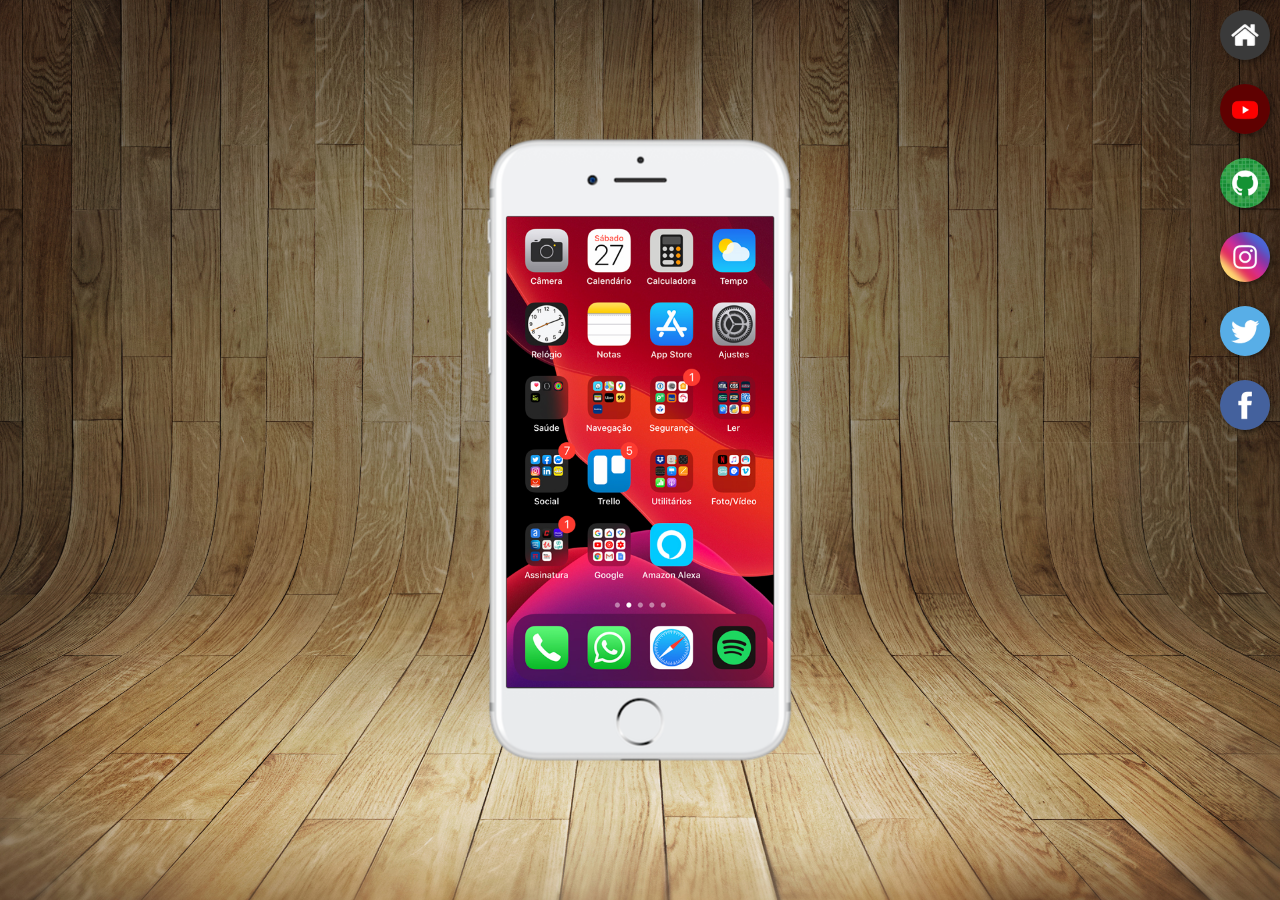
<file: index.html>
<!DOCTYPE html>
<html lang="pt-BR">
<head>
    <meta charset="UTF-8">
    <meta http-equiv="X-UA-Compatible" content="IE=edge">
    <meta name="viewport" content="width=device-width, initial-scale=1.0">
    <title>Projeto Redes Sociais</title>
    <link rel="shortcut icon" href="favicon.ico" type="image/x-icon">
    <link rel="stylesheet" href="style/style.css">
</head>
<body>
    <main>
        <section id="telefone">
            <iframe src="home.html" name="tela" id="tela" 
            frameborder="0">
            Seu navegador não é compatível com este conteúdo.
        </iframe>
        </section>
        <section id="redes-sociais">
            <a href="home.html" target="tela"><img src="imagens/logo-home.jpg" alt="home"></a><br>
            <a href="youtube.html" target="tela"><img src="imagens/logo-youtube.jpg" alt="youtube"></a><br>
            <a href="github.html" target="tela"><img src="imagens/logo-github.jpg" alt="GitHub"></a><br>
            <a href="instagram.html" target="tela"><img src="imagens/logo-instagram.jpg" alt="Instagram"></a><br>
            <a href="twitter.html" target="tela"><img src="imagens/logo-twitter.jpg" alt="Twitter"></a><br>
            <a href="facebook.html" target="tela"><img src="imagens/logo-facebook.jpg" alt="Facebook"></a><br>
        </section>
    </main>
</body>
</html>
</file>
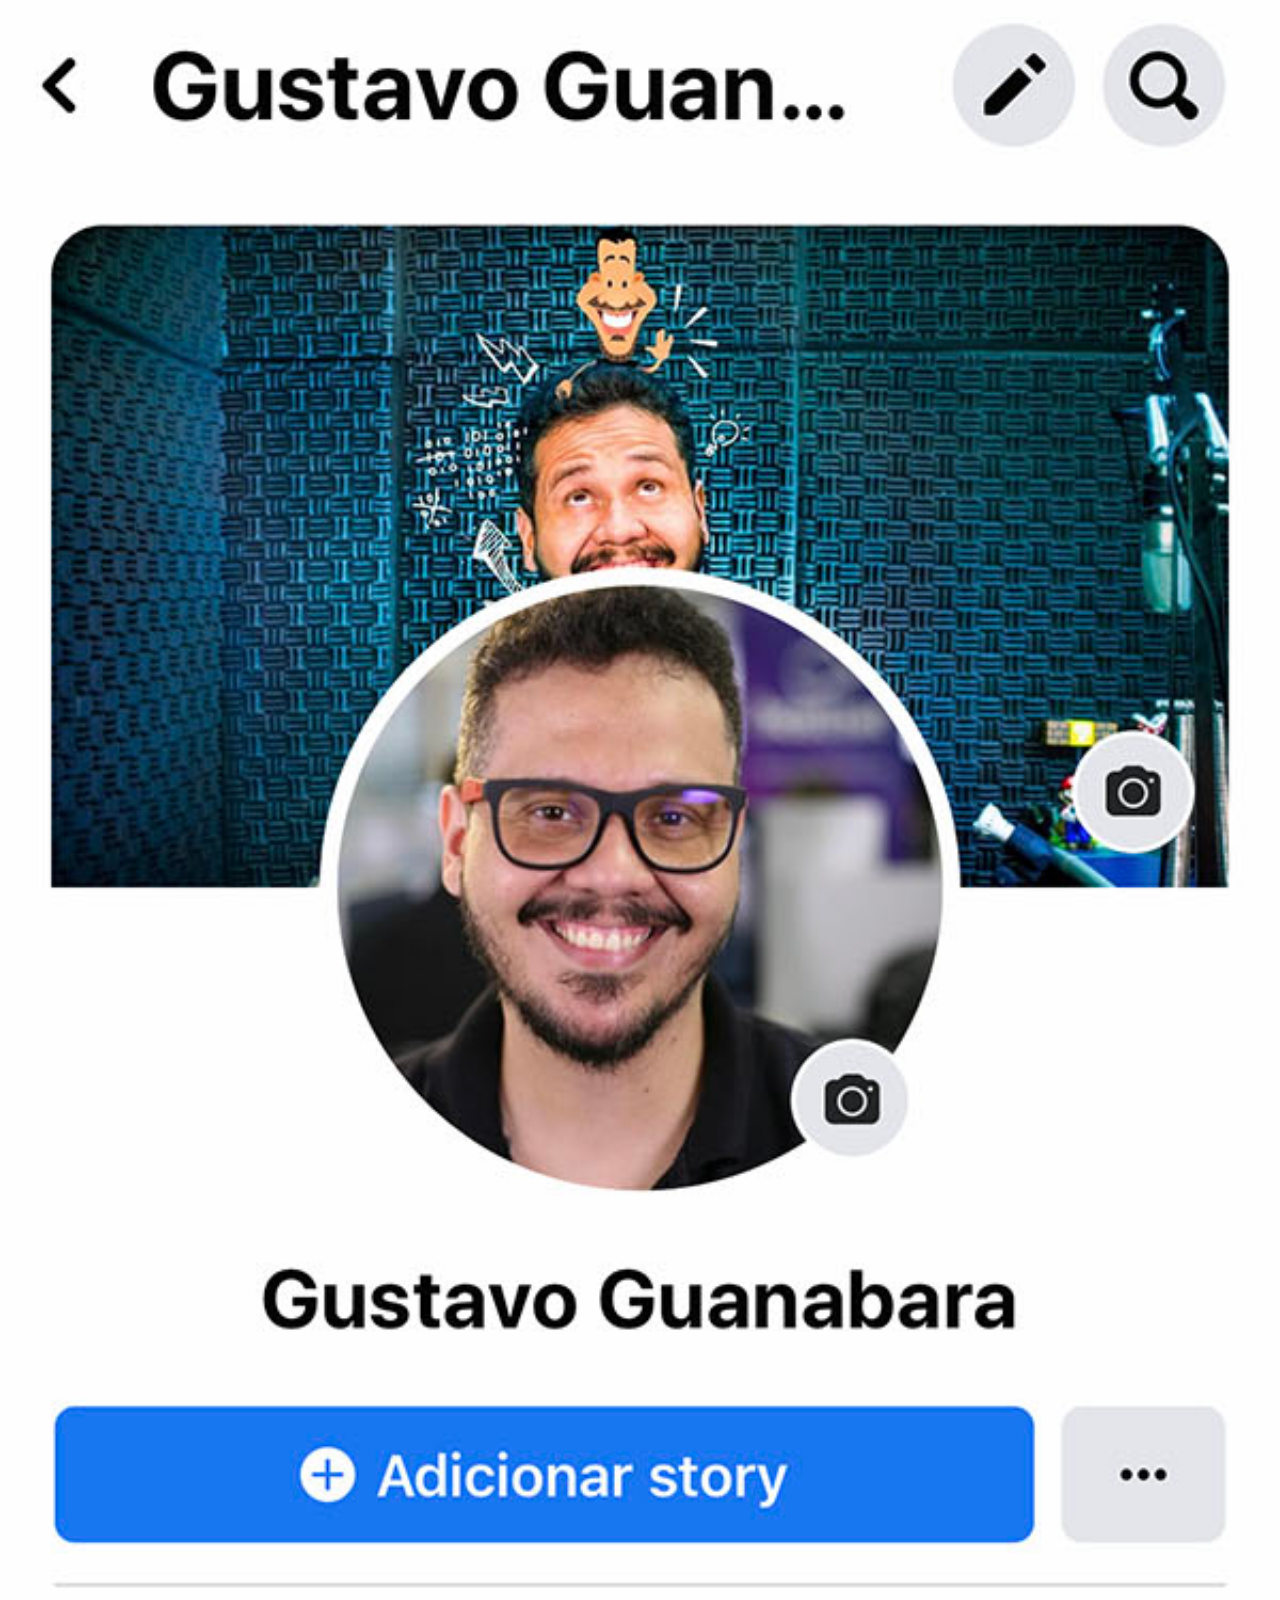
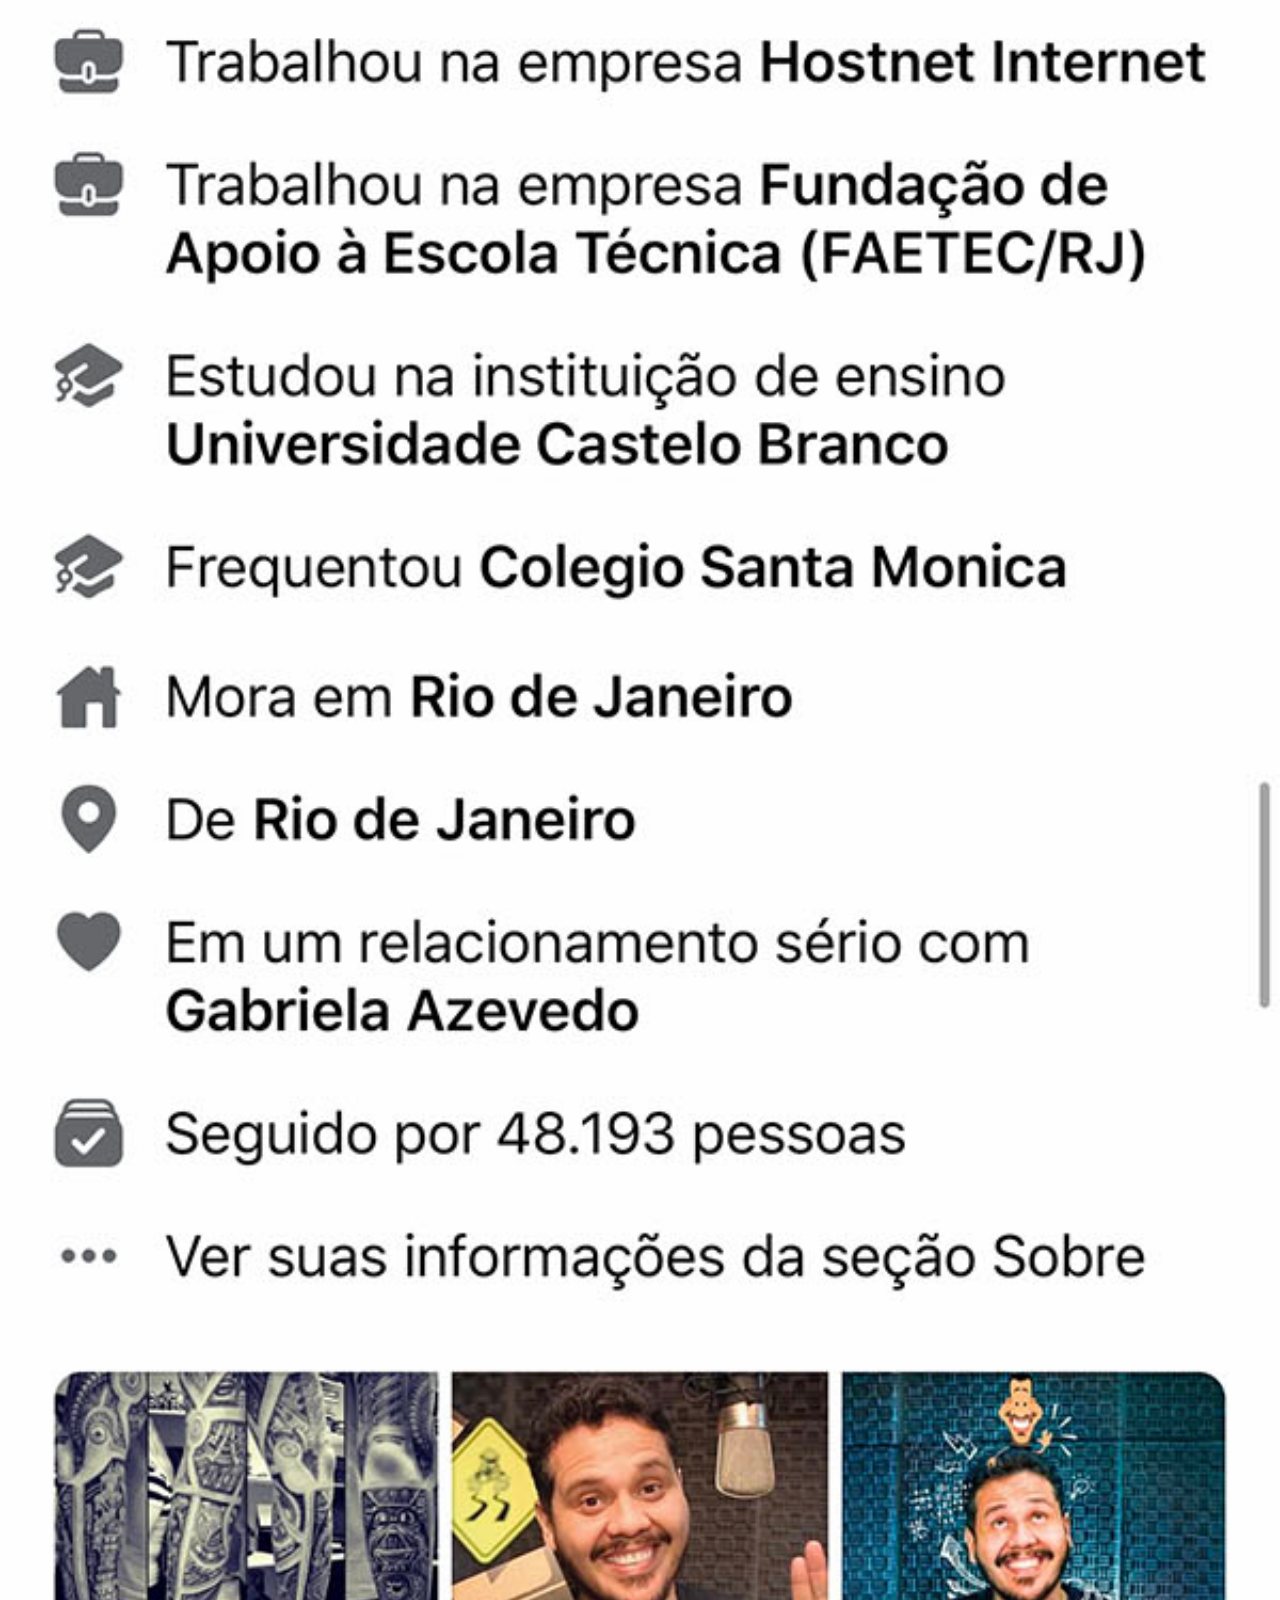
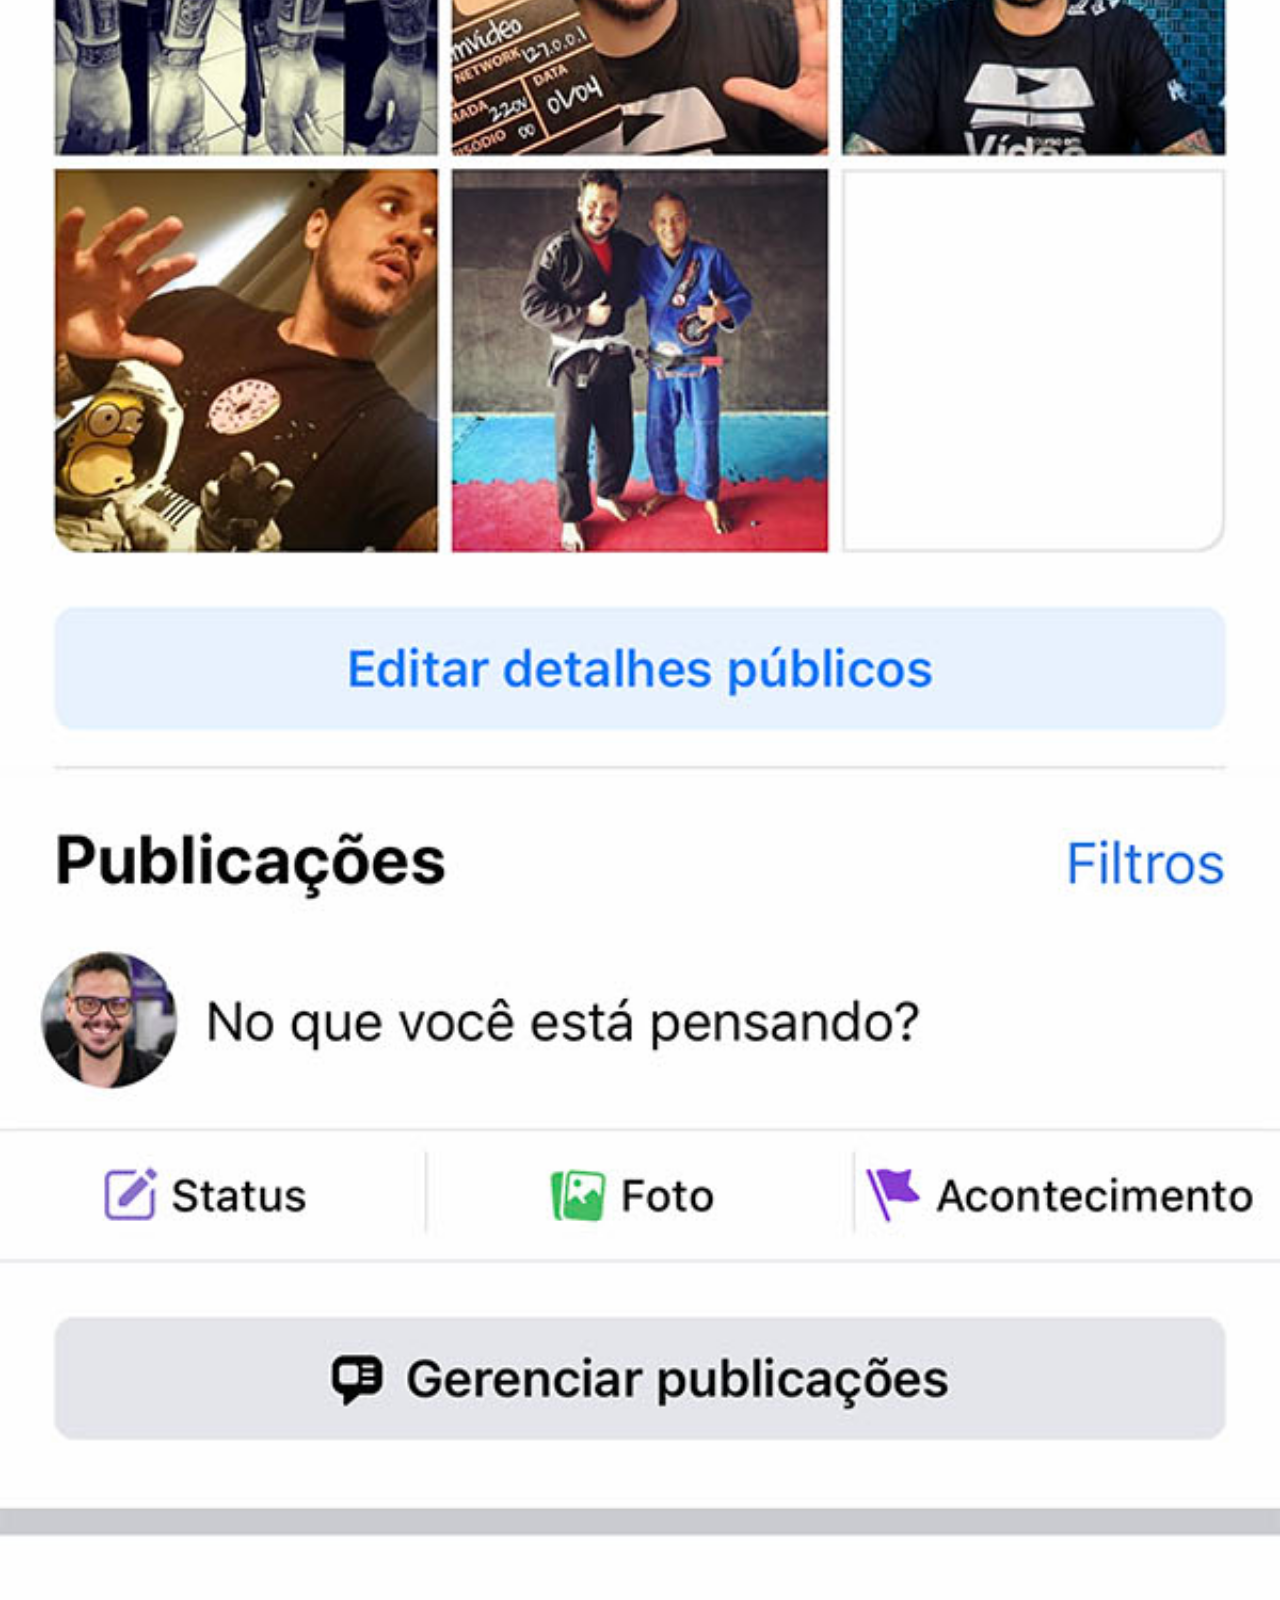
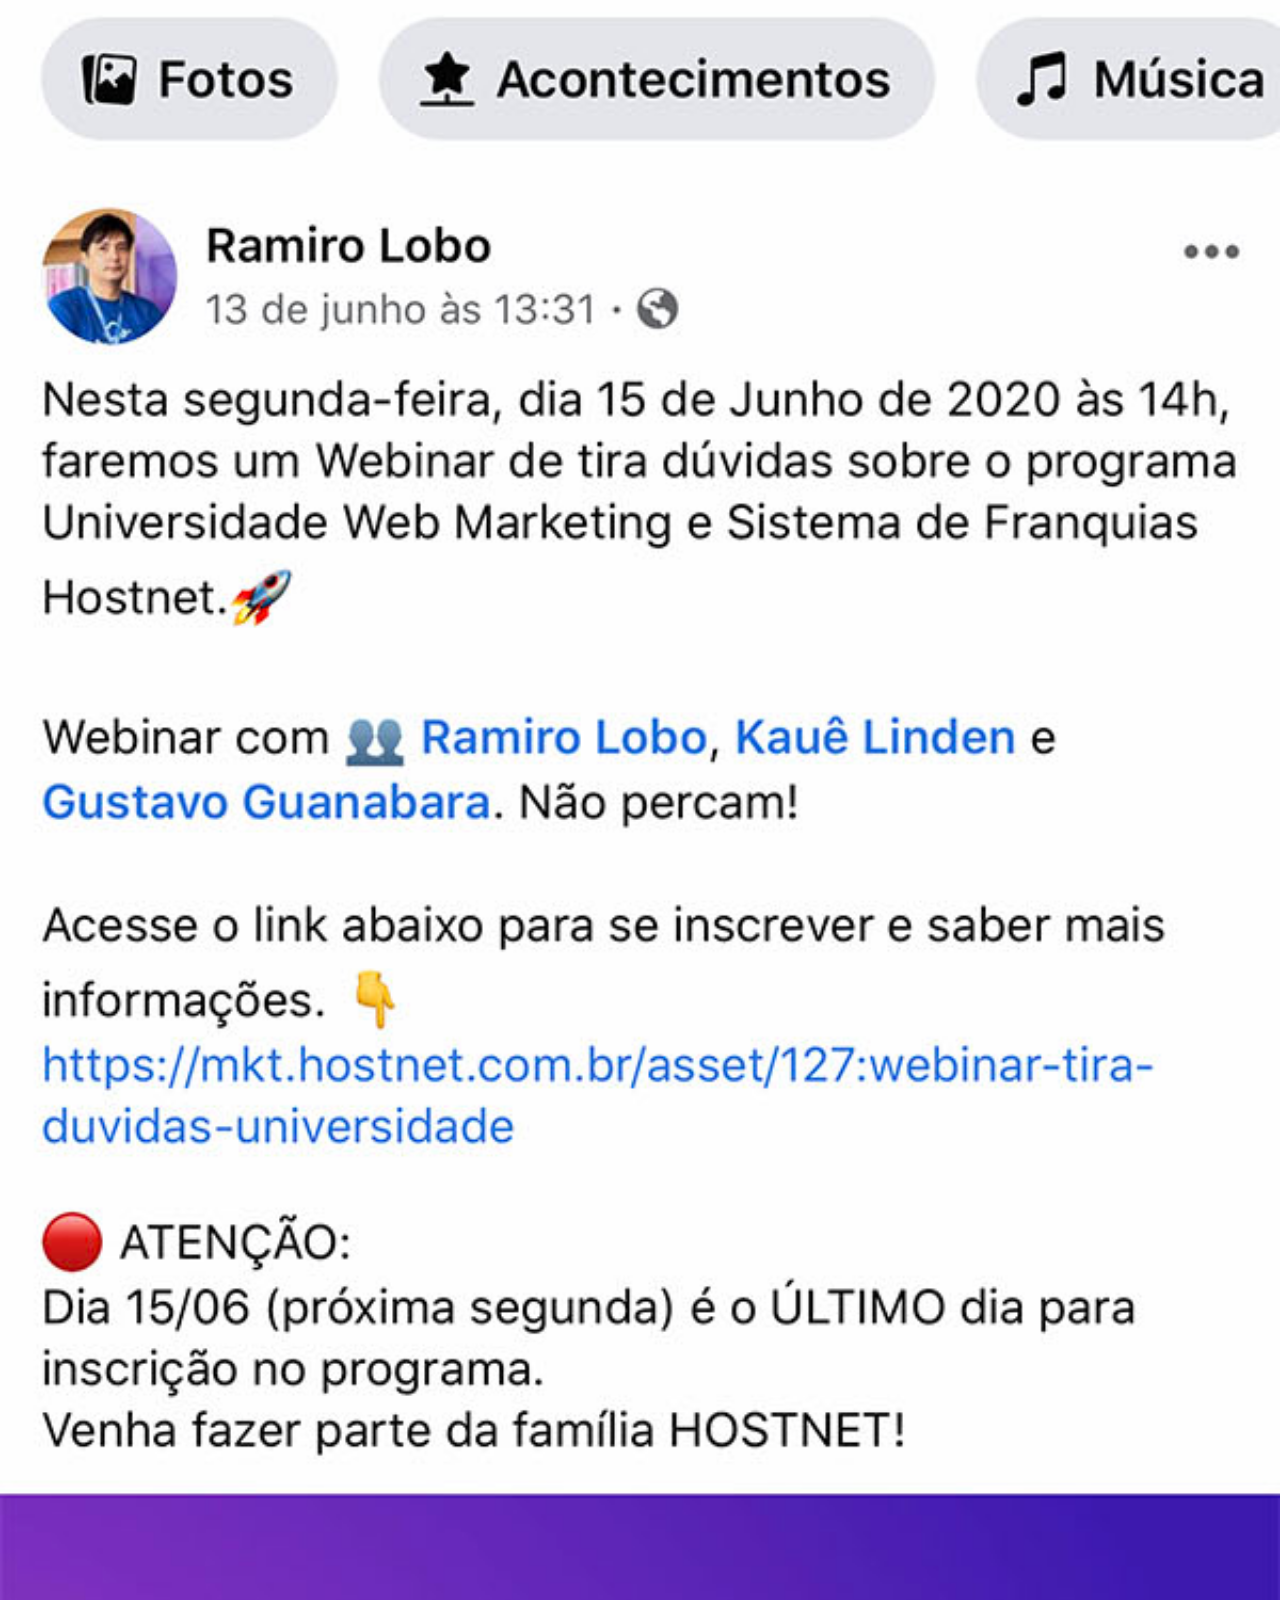
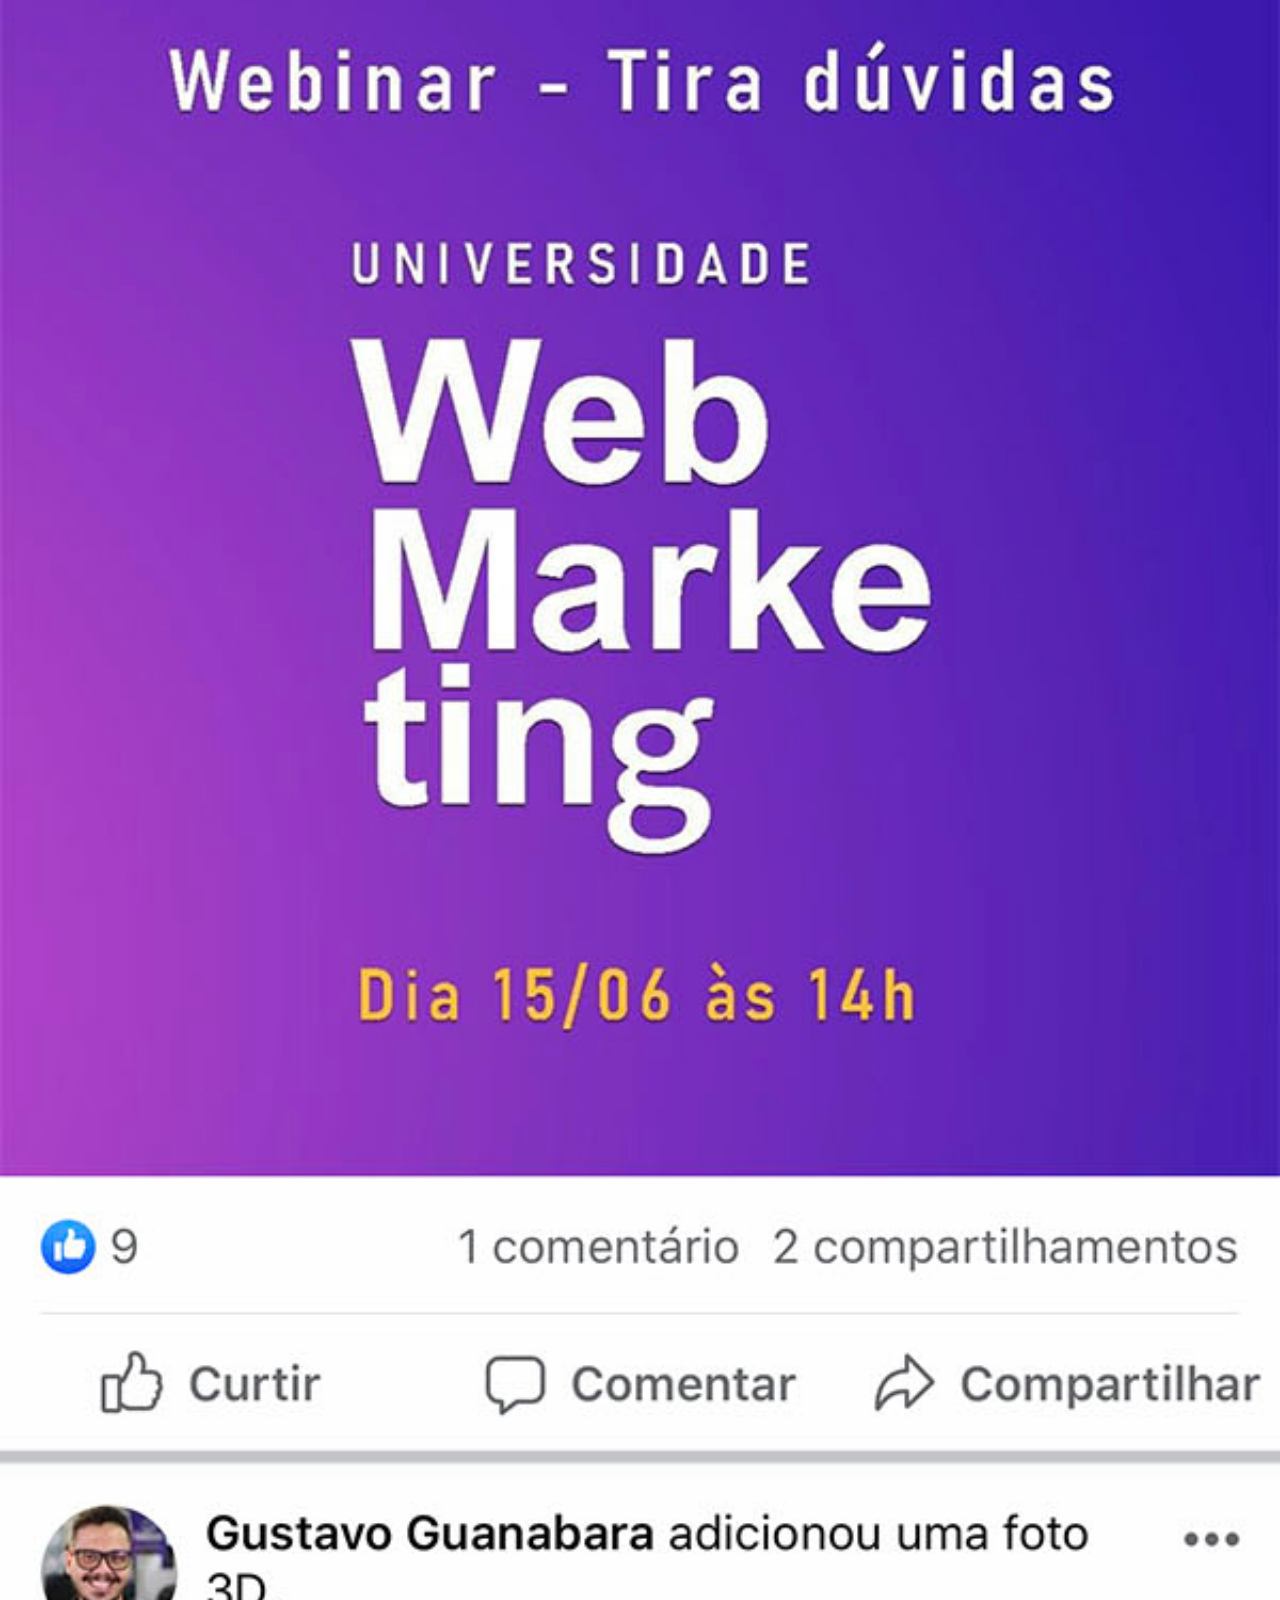
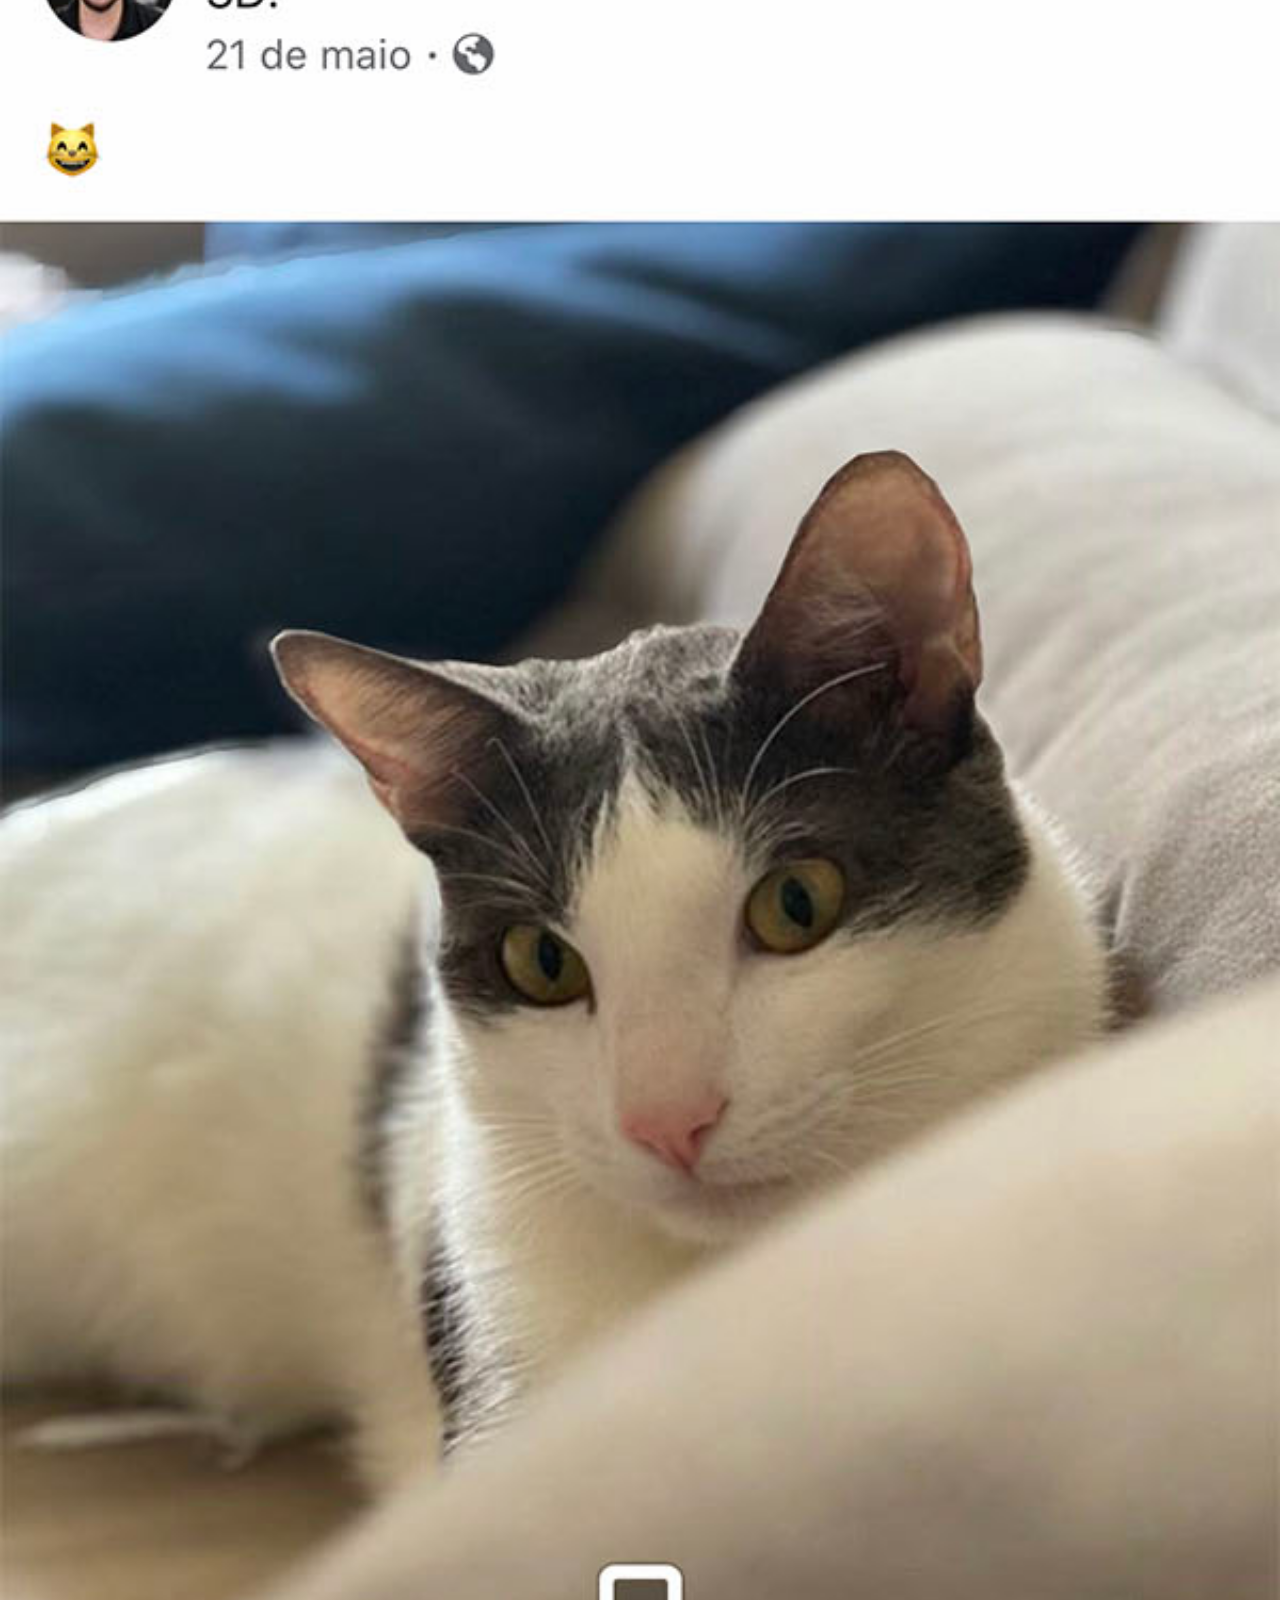
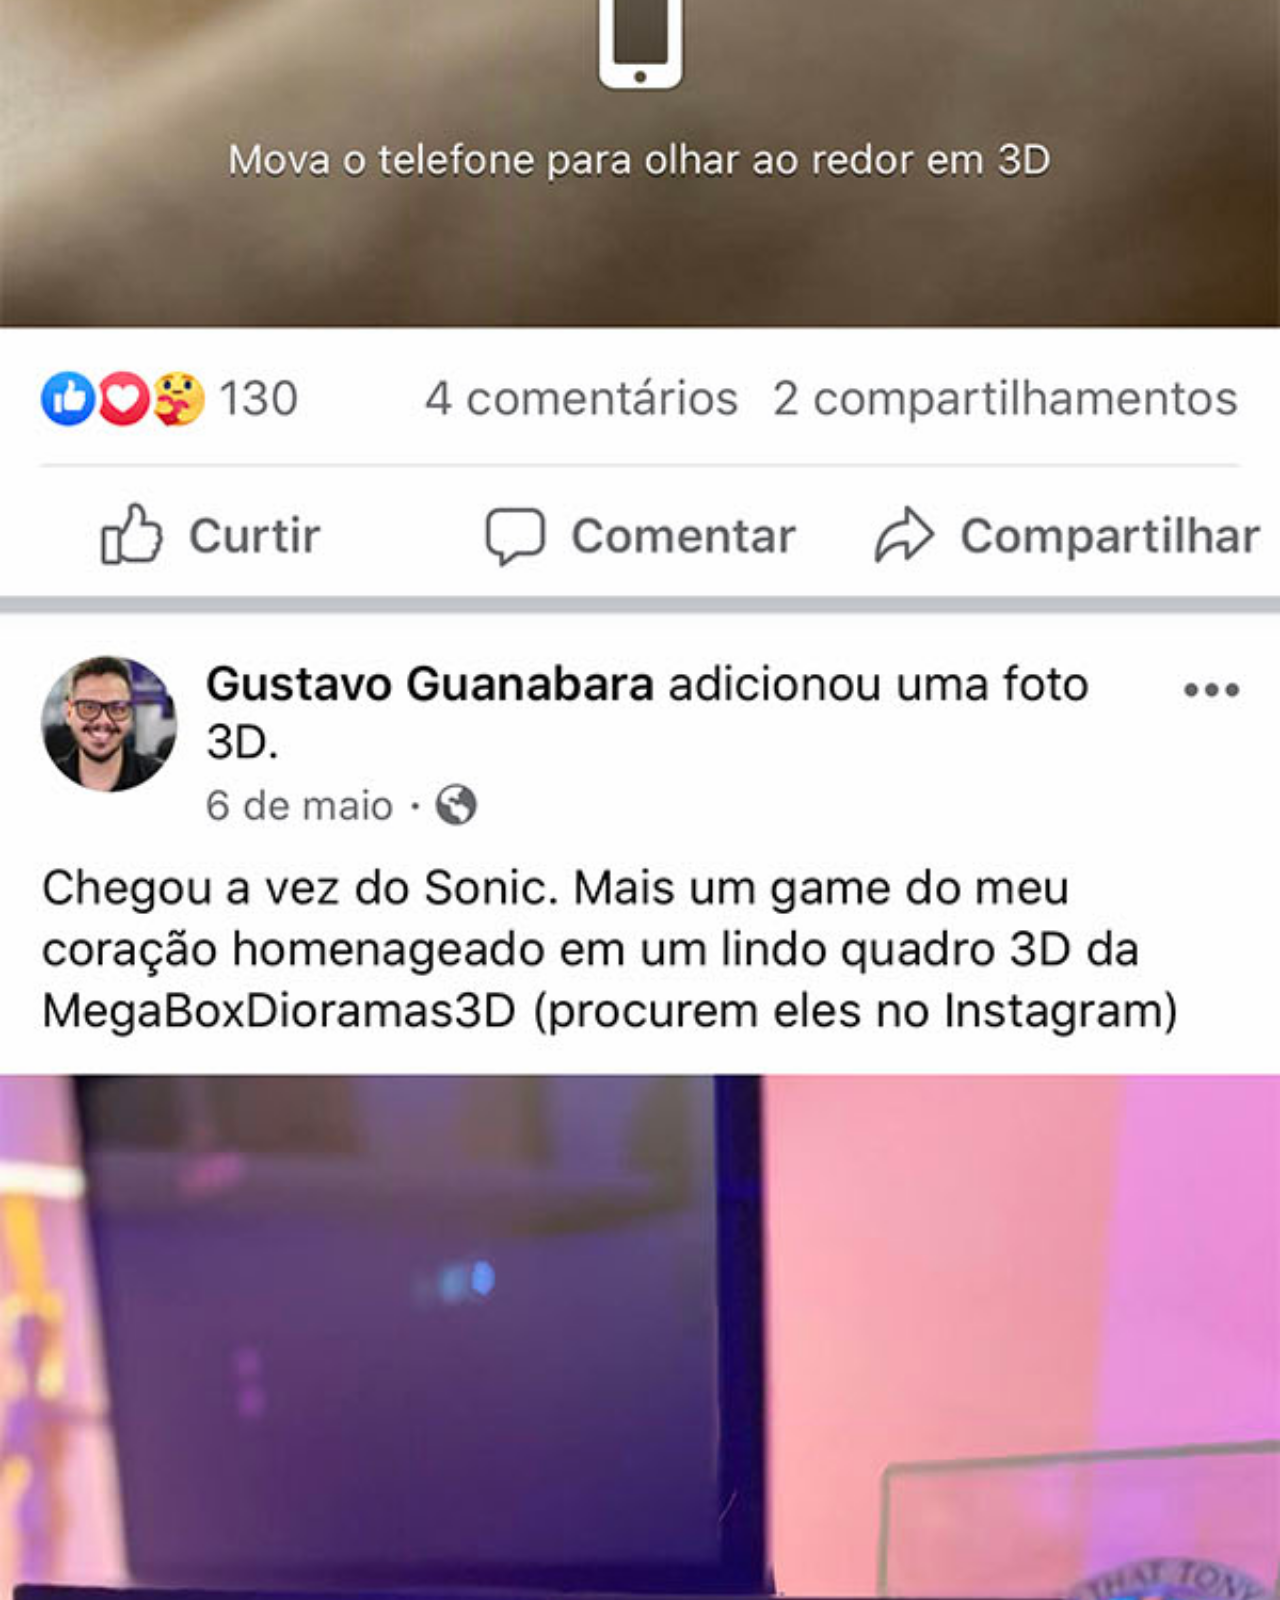
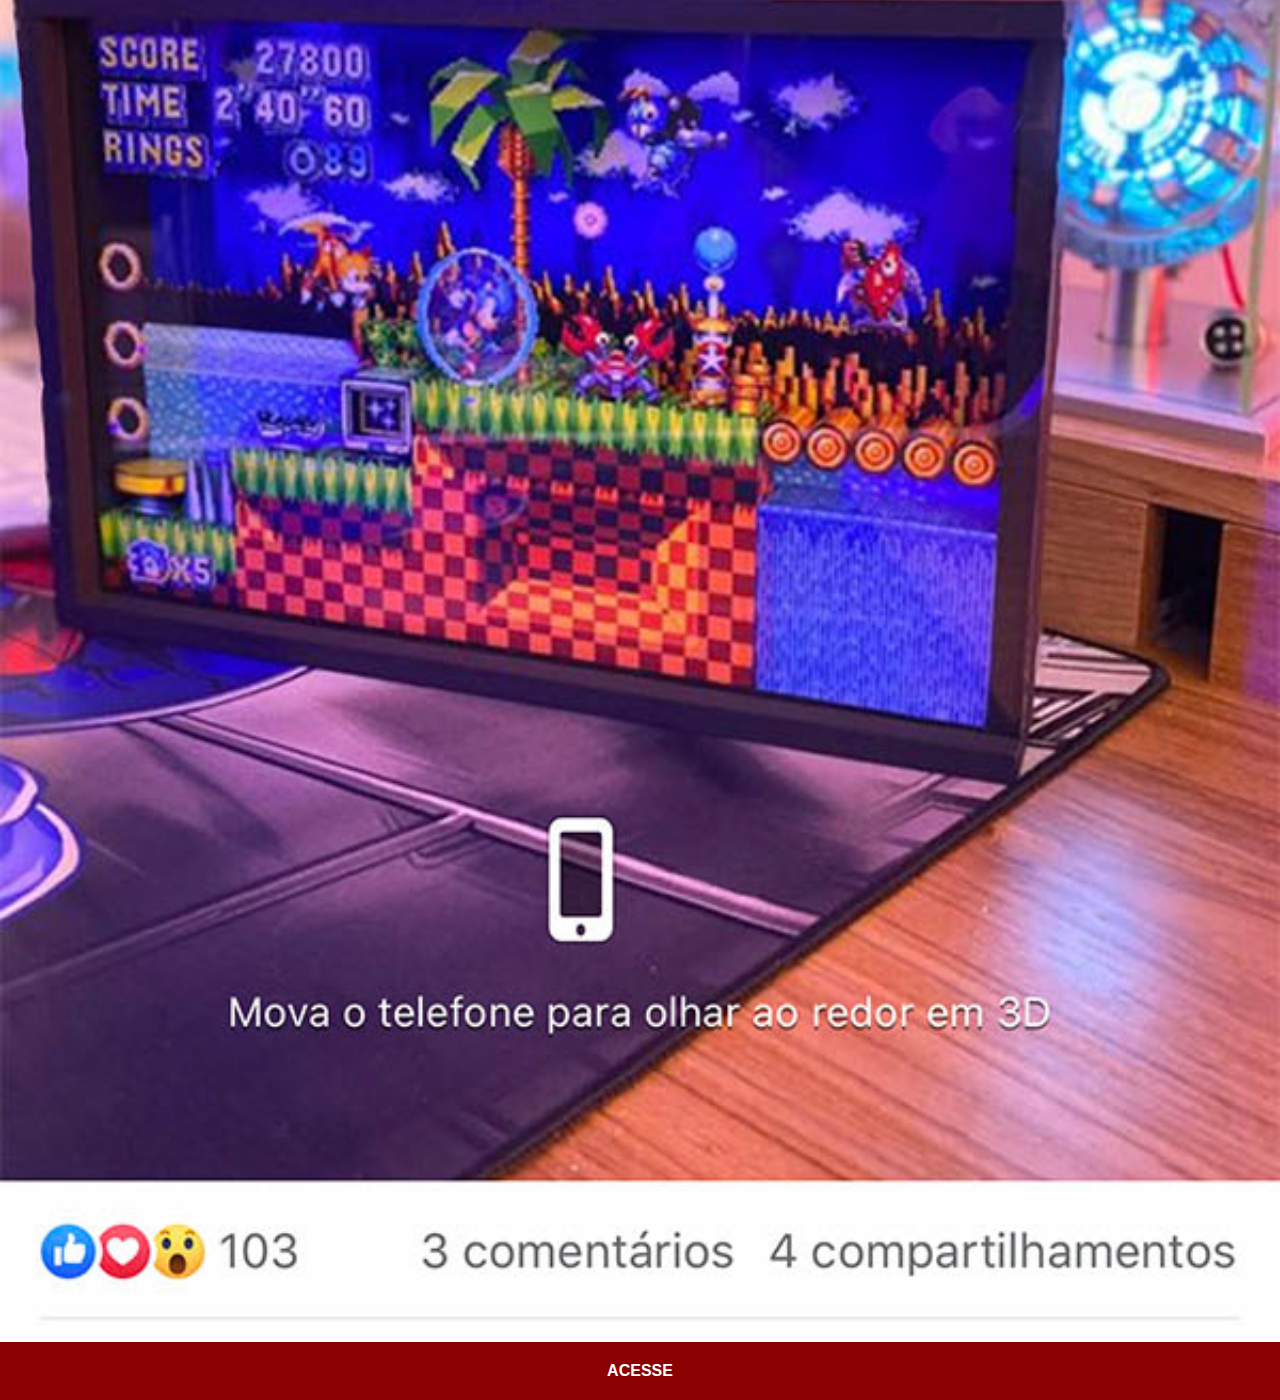
<file: facebook.html>
<!DOCTYPE html>
<html lang="pt-BR">
<head>
    <meta charset="UTF-8">
    <meta http-equiv="X-UA-Compatible" content="IE=edge">
    <meta name="viewport" content="width=device-width, initial-scale=1.0">
    <title>Facebook</title>
    <link rel="stylesheet" href="./style/social.css">
</head>
<body>
    <img src="imagens/tela-facebook.jpg" alt="Facebook">
    <a href="https://www.facebook.com/marcelo.bastos.9843" target="_blank">ACESSE</a>
</body>
</html>
</file>
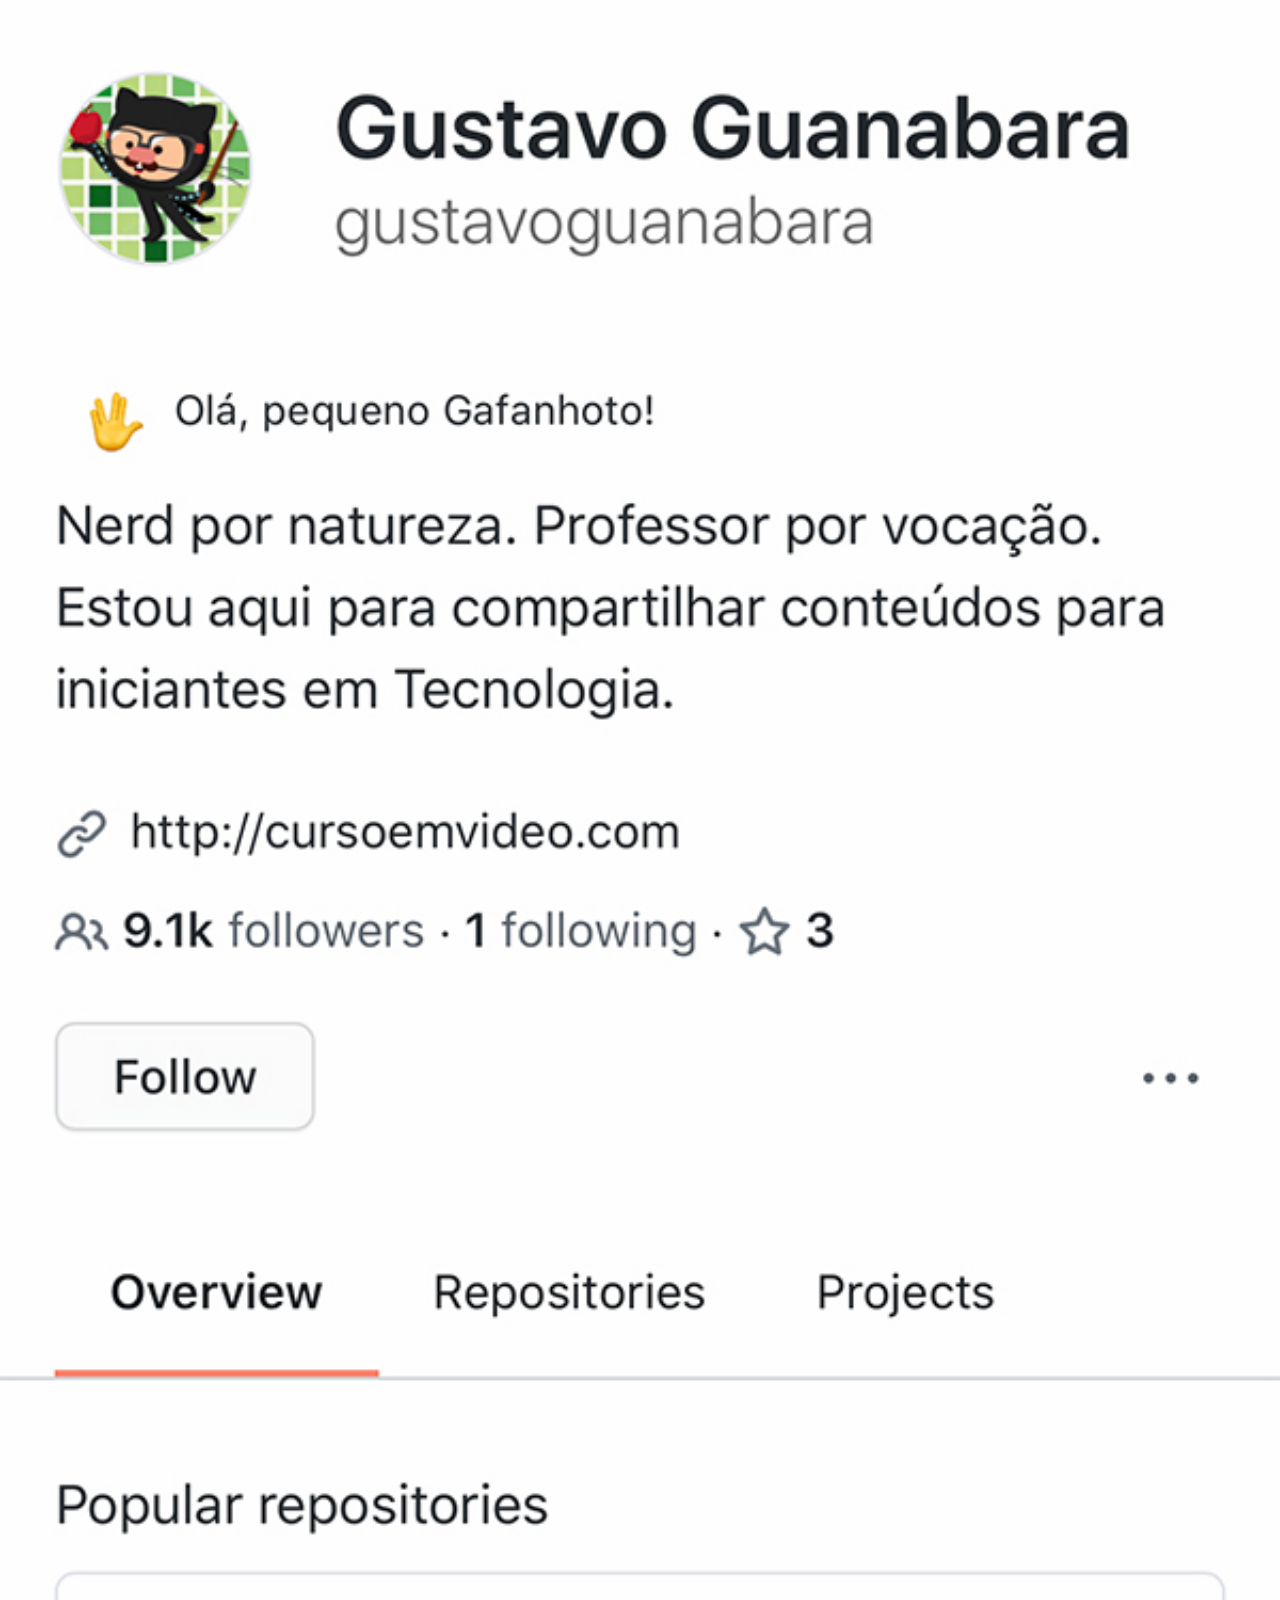
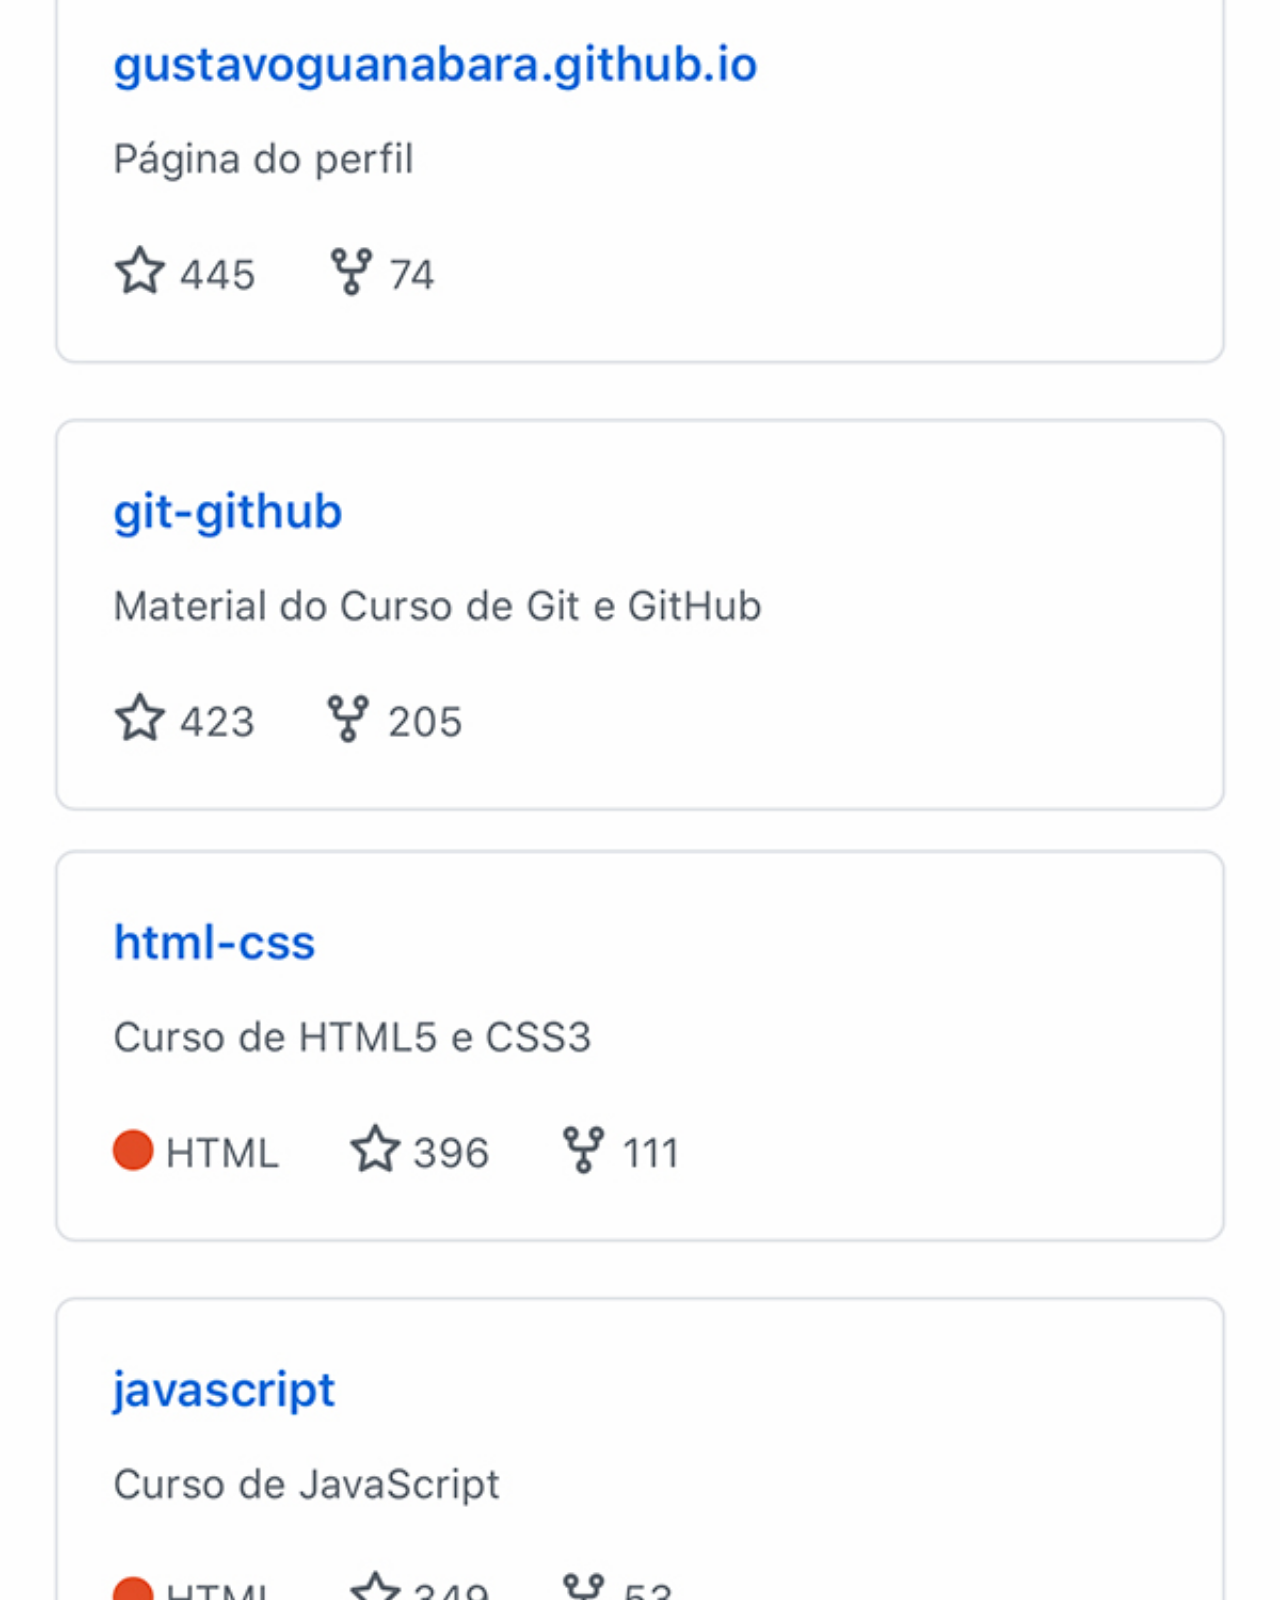
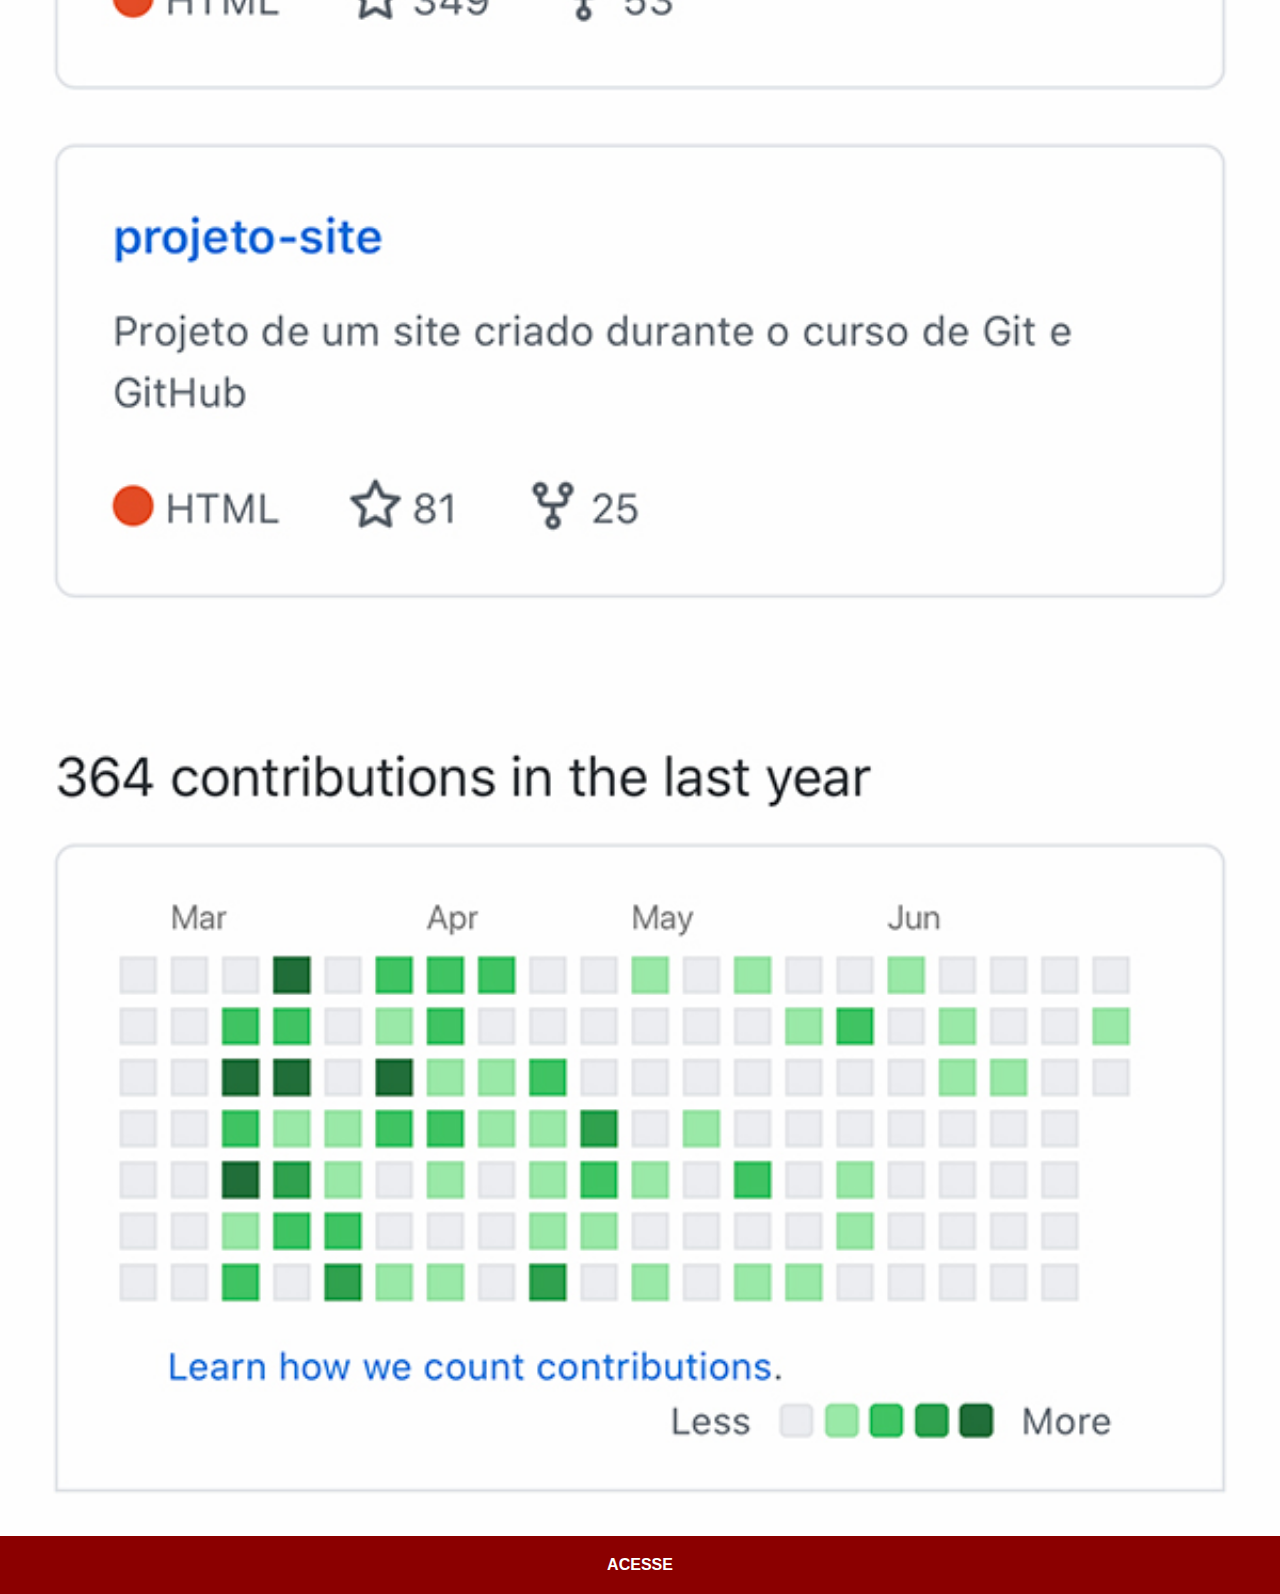
<file: github.html>
<!DOCTYPE html>
<html lang="pt-BR">
<head>
    <meta charset="UTF-8">
    <meta http-equiv="X-UA-Compatible" content="IE=edge">
    <meta name="viewport" content="width=device-width, initial-scale=1.0">
    <title>GitHub</title>
    <link rel="stylesheet" href="./style/social.css">
</head>
<body>
    <img src="imagens/tela-github.jpg" alt="GitHub">
    <a href="https://github.com/M4RC3LO75" target="_blank">ACESSE</a>
</body>
</html>
</file>
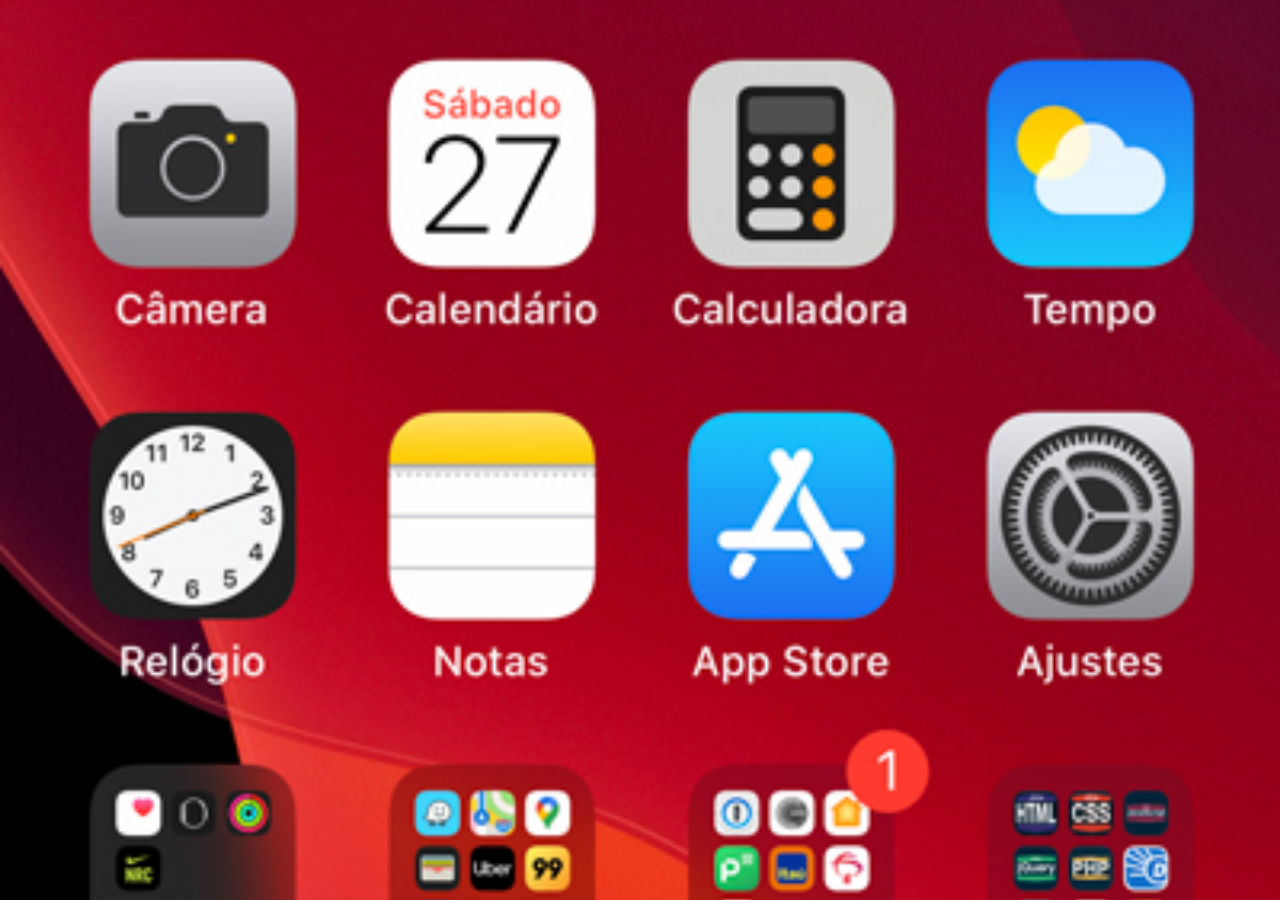
<file: home.html>
<!DOCTYPE html>
<html lang="pt-BR">
<head>
    <meta charset="UTF-8">
    <meta http-equiv="X-UA-Compatible" content="IE=edge">
    <meta name="viewport" content="width=device-width, initial-scale=1.0">
    <title>Home</title>
    <style>
        * {
            margin: 0px;
            padding: 0px;
        }
        body {
            width: 100vw;
            height: 100vh;
            background: black url("./imagens/tela-home.jpg") no-repeat top center;
            background-size: cover;
        }
    </style>
</head>
<body>
    
</body>
</html>
</file>
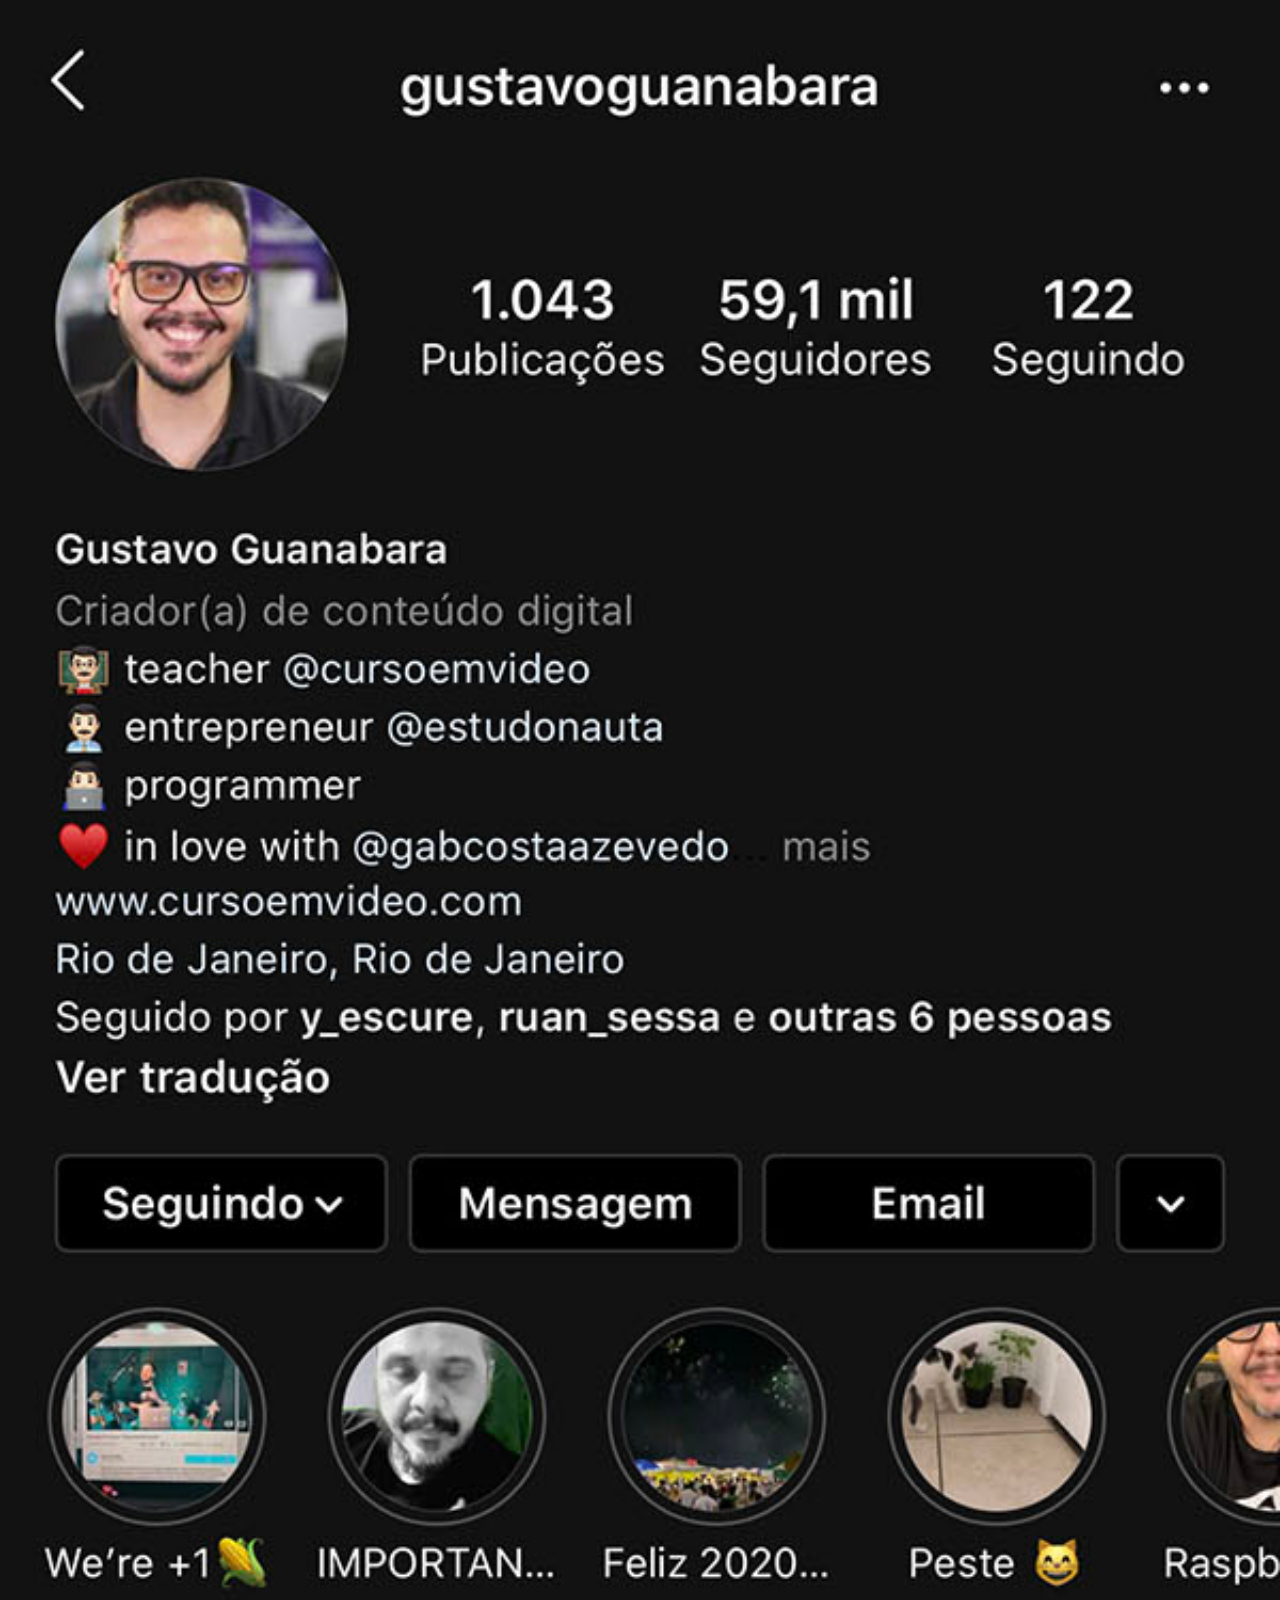
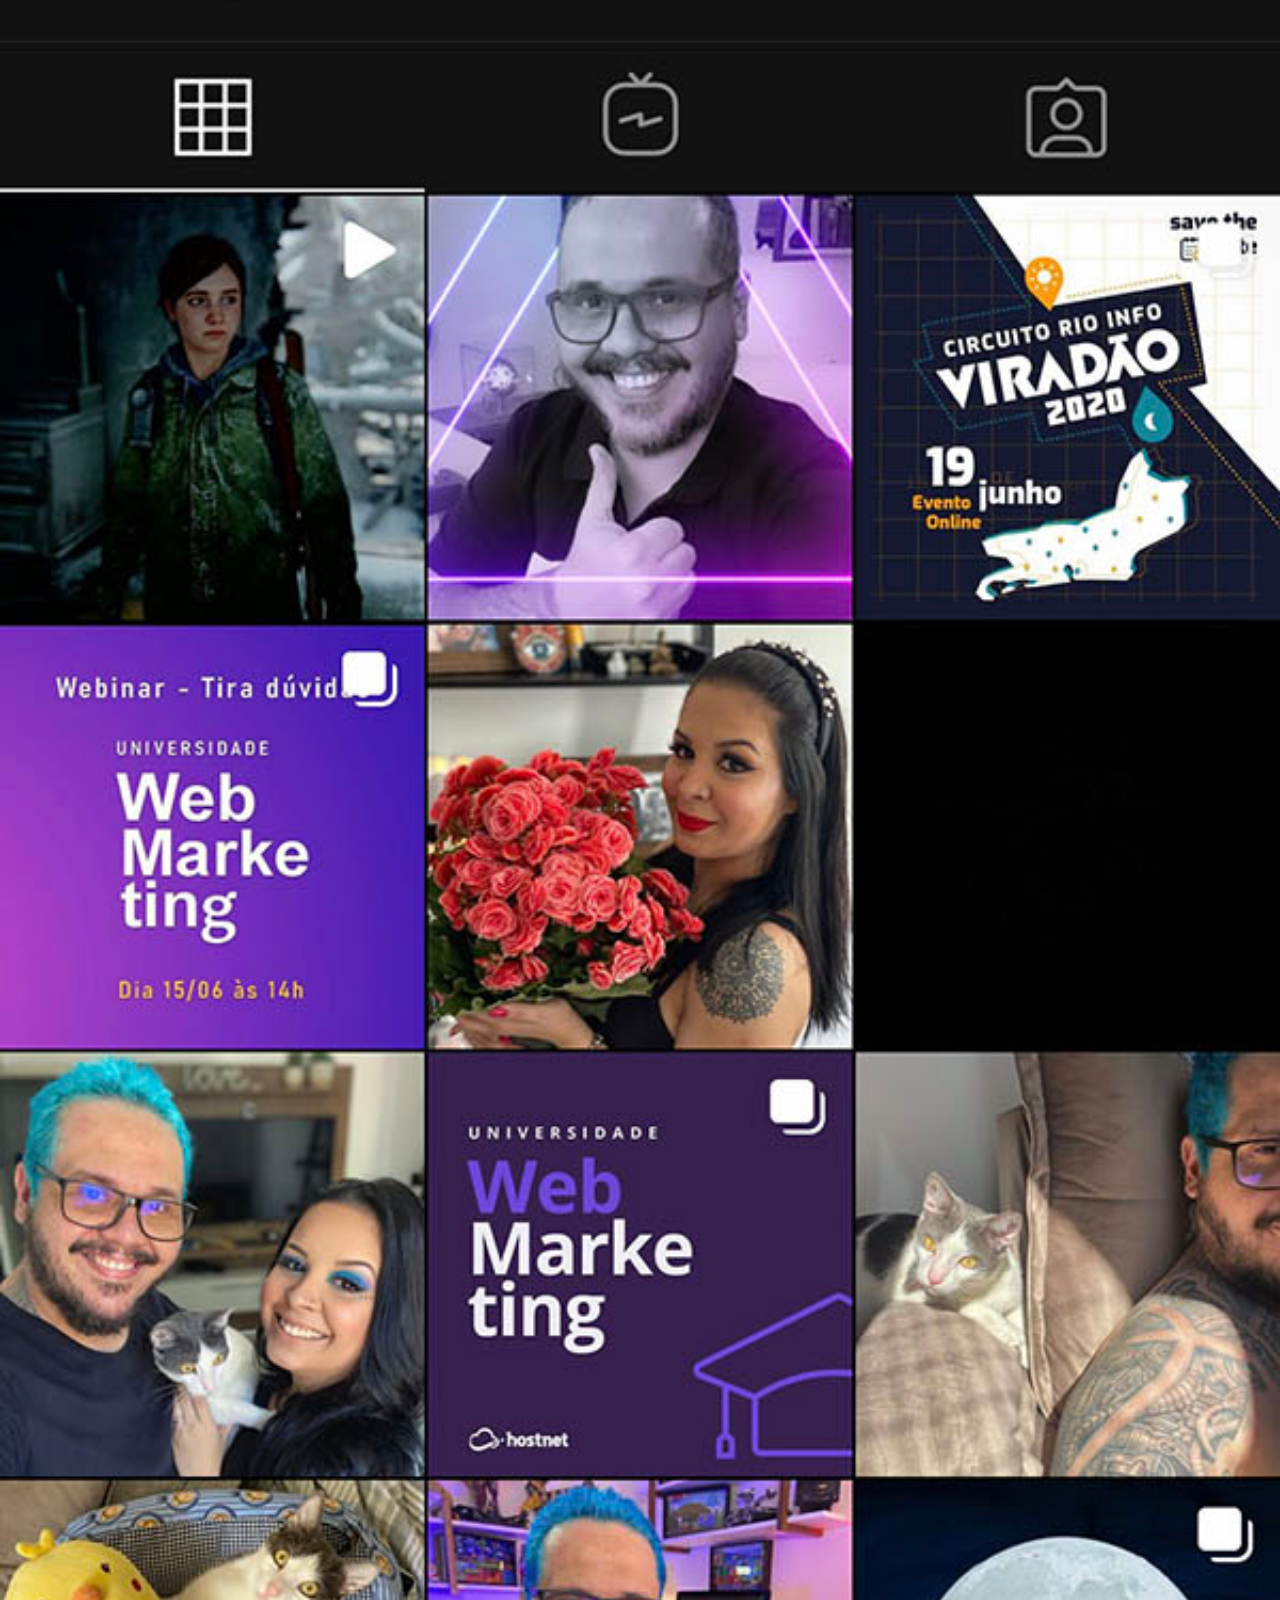
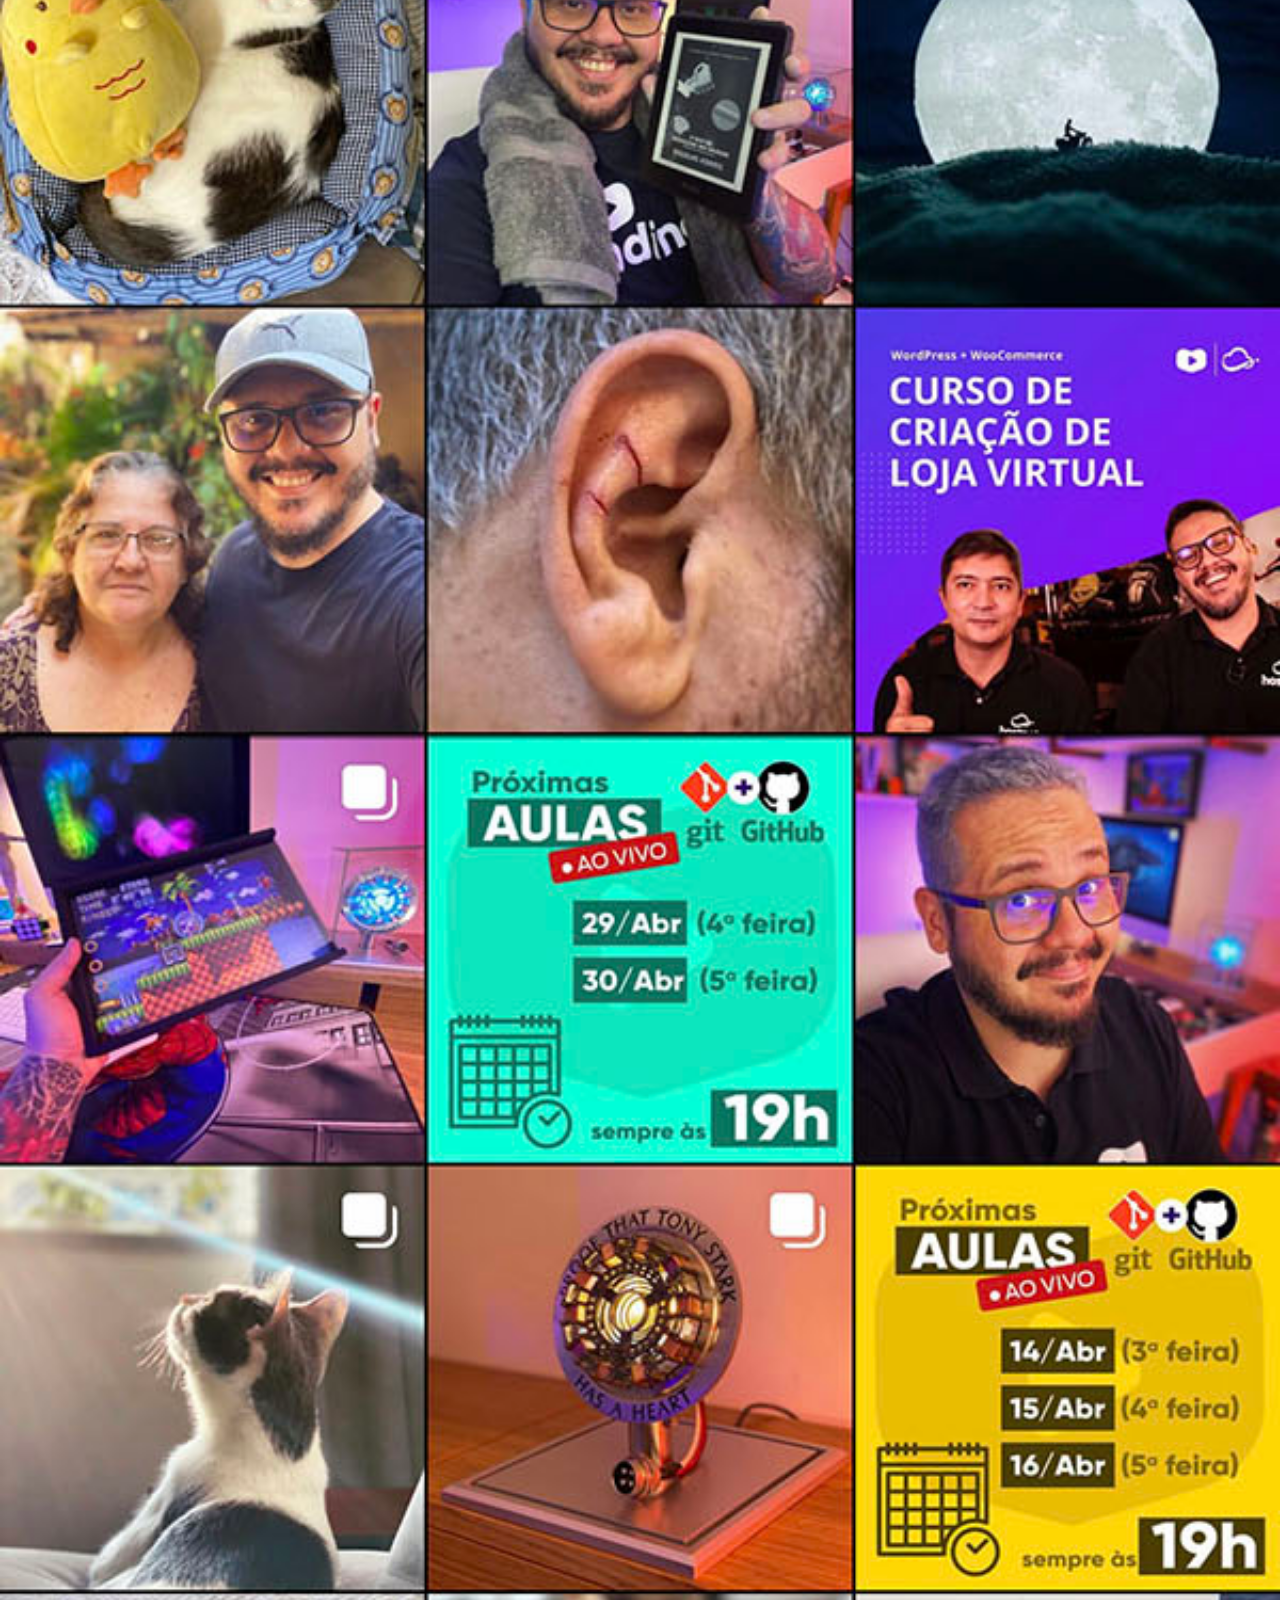
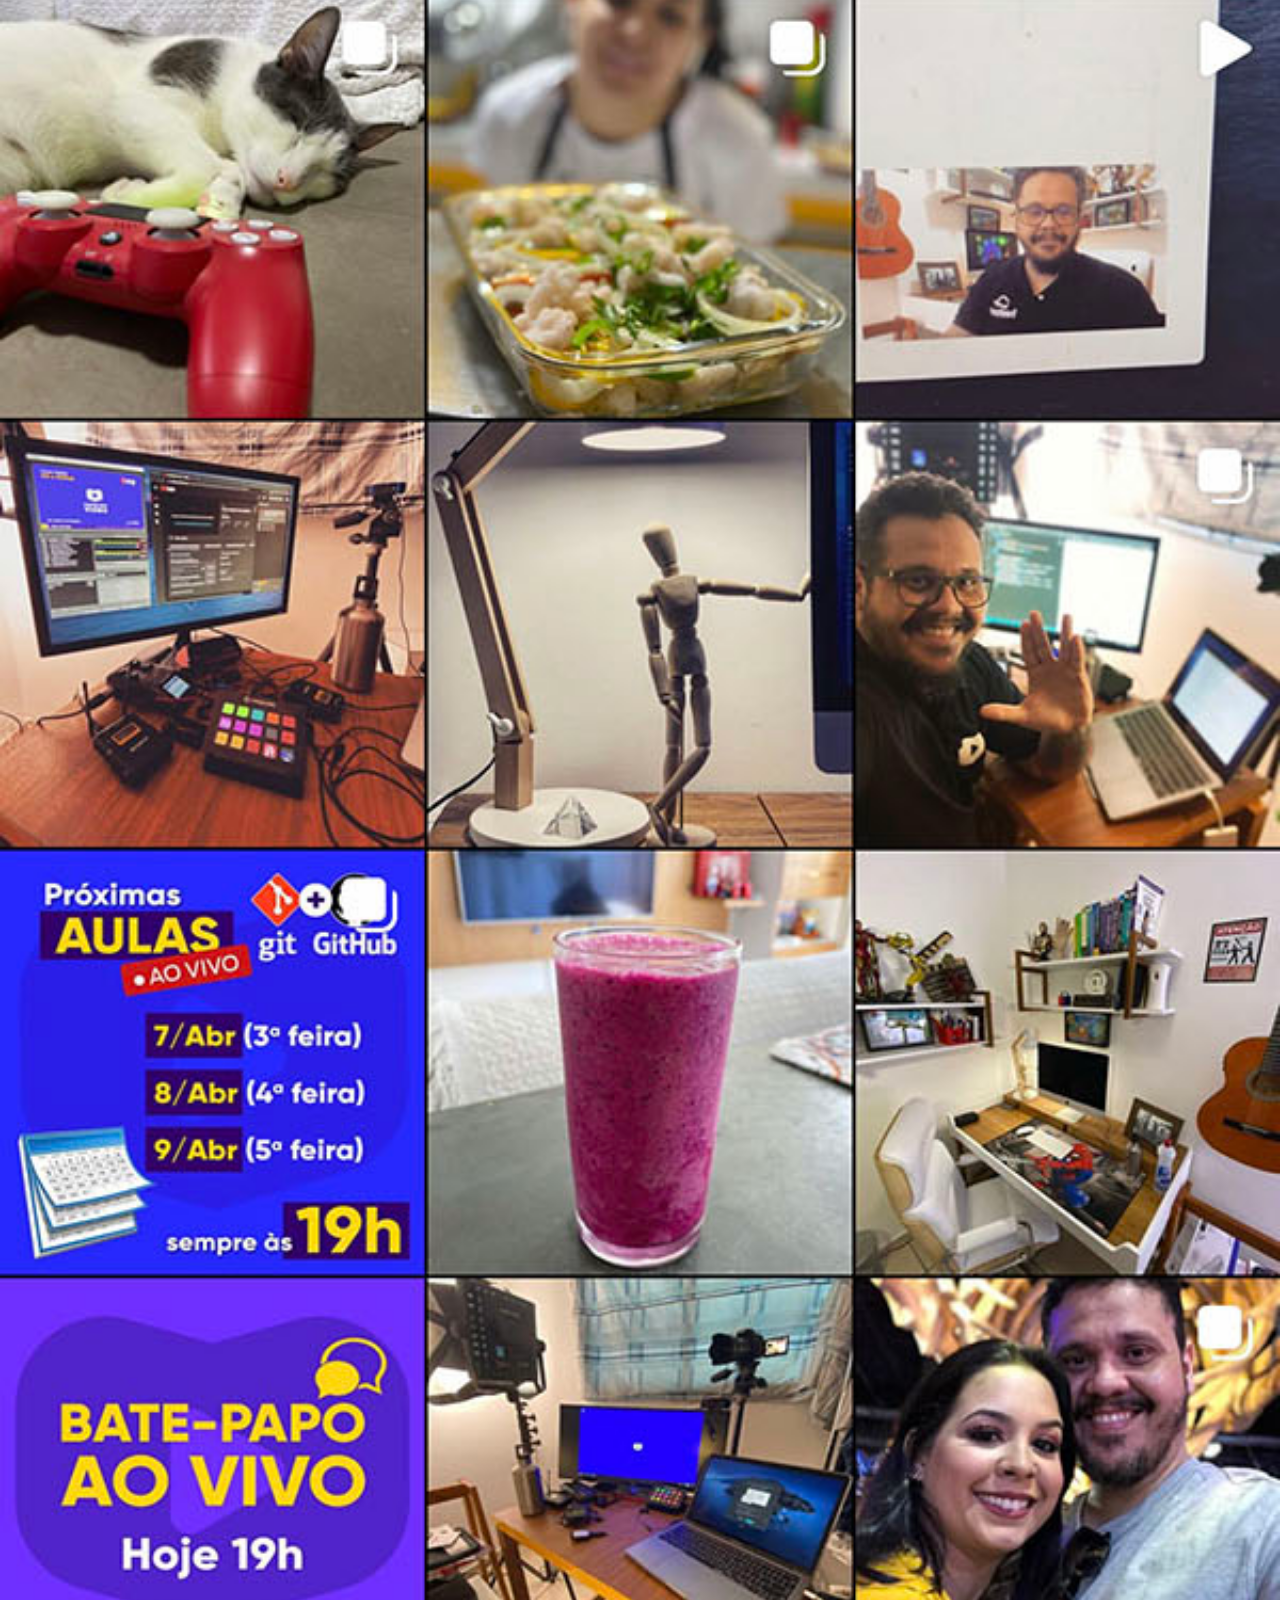
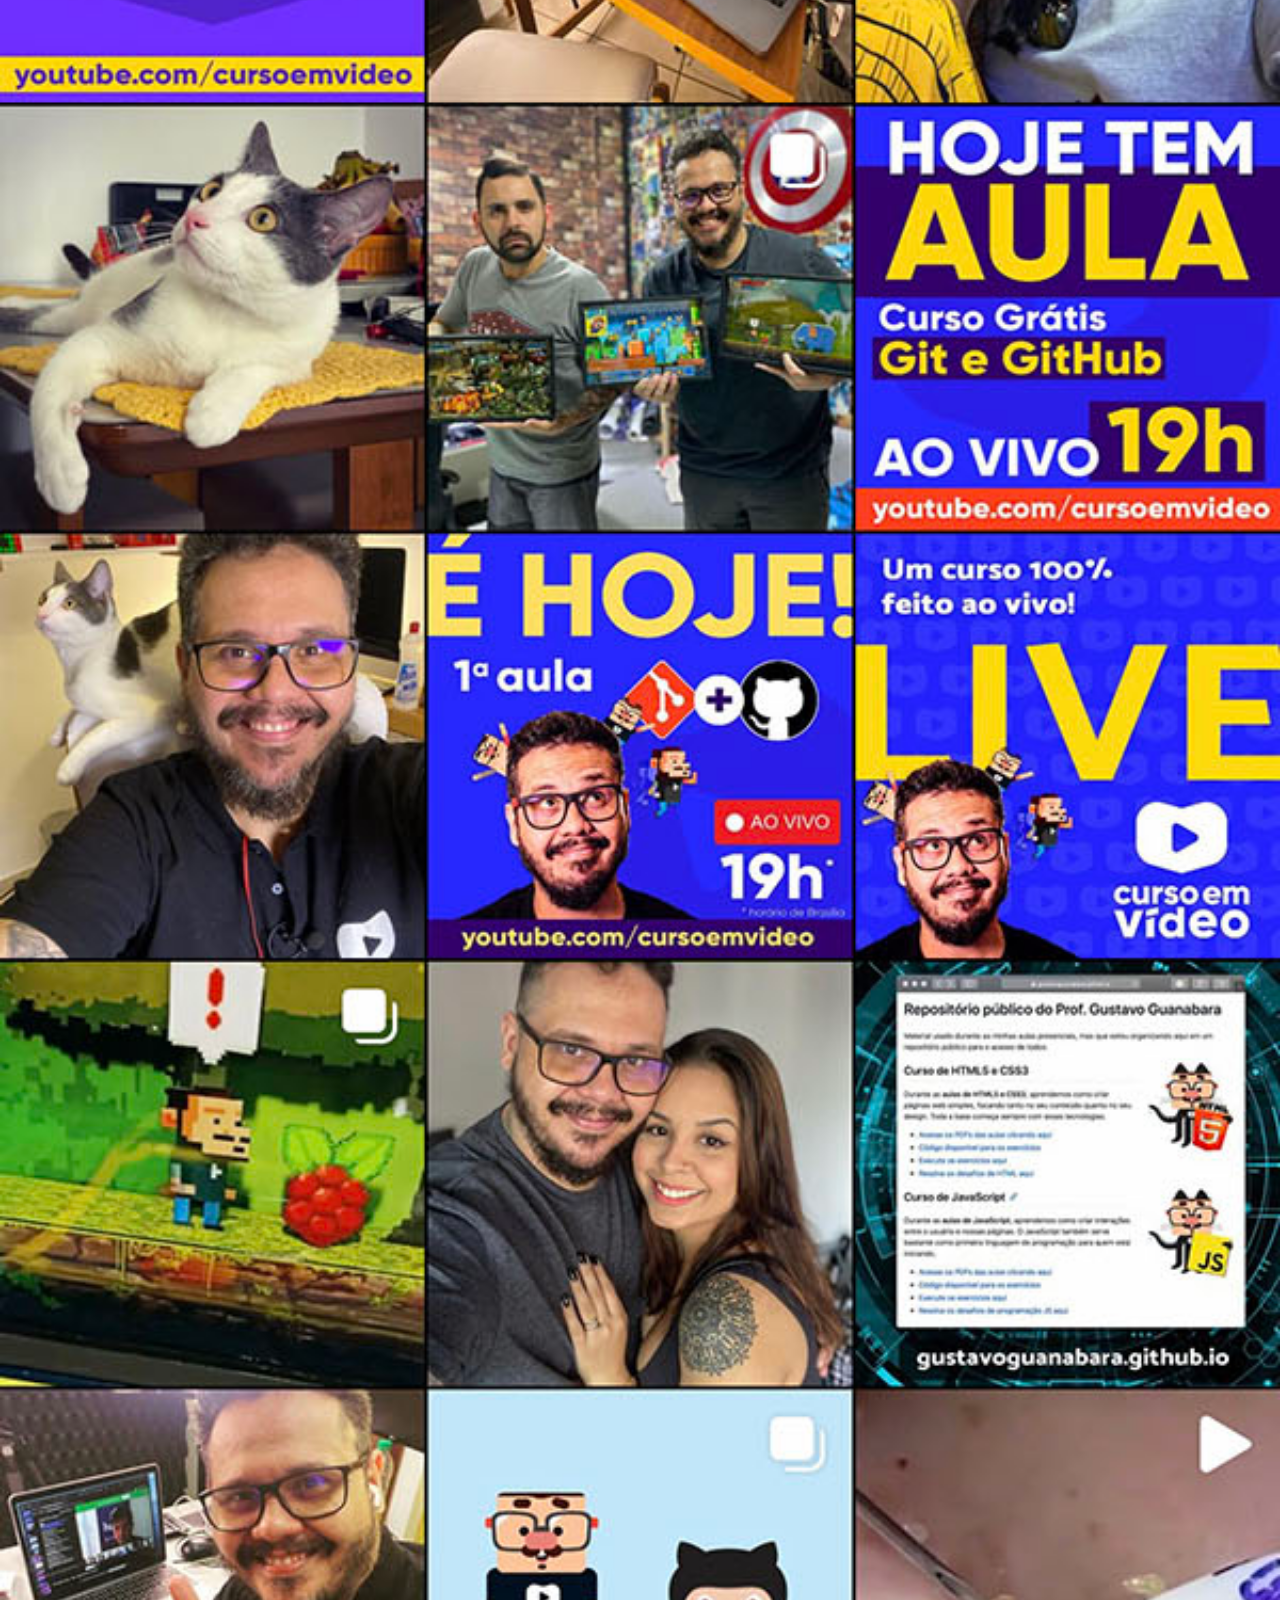
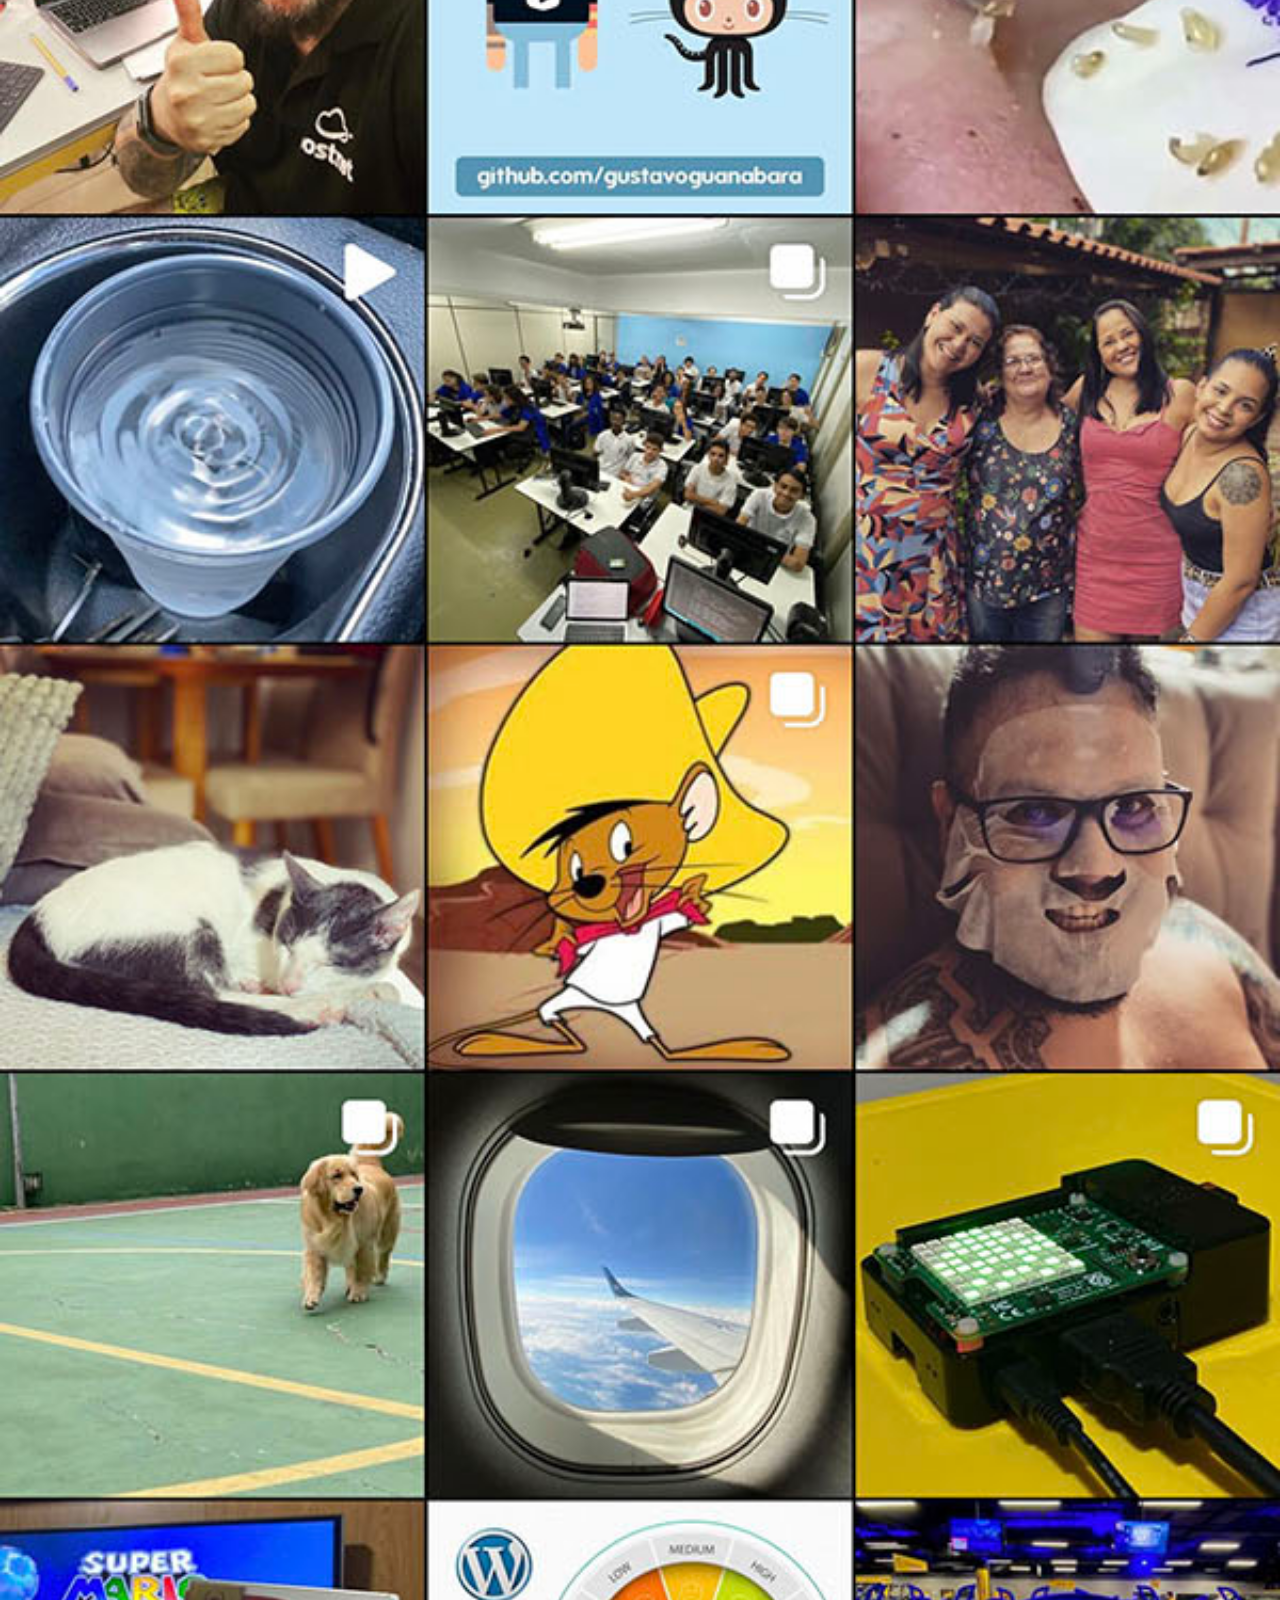
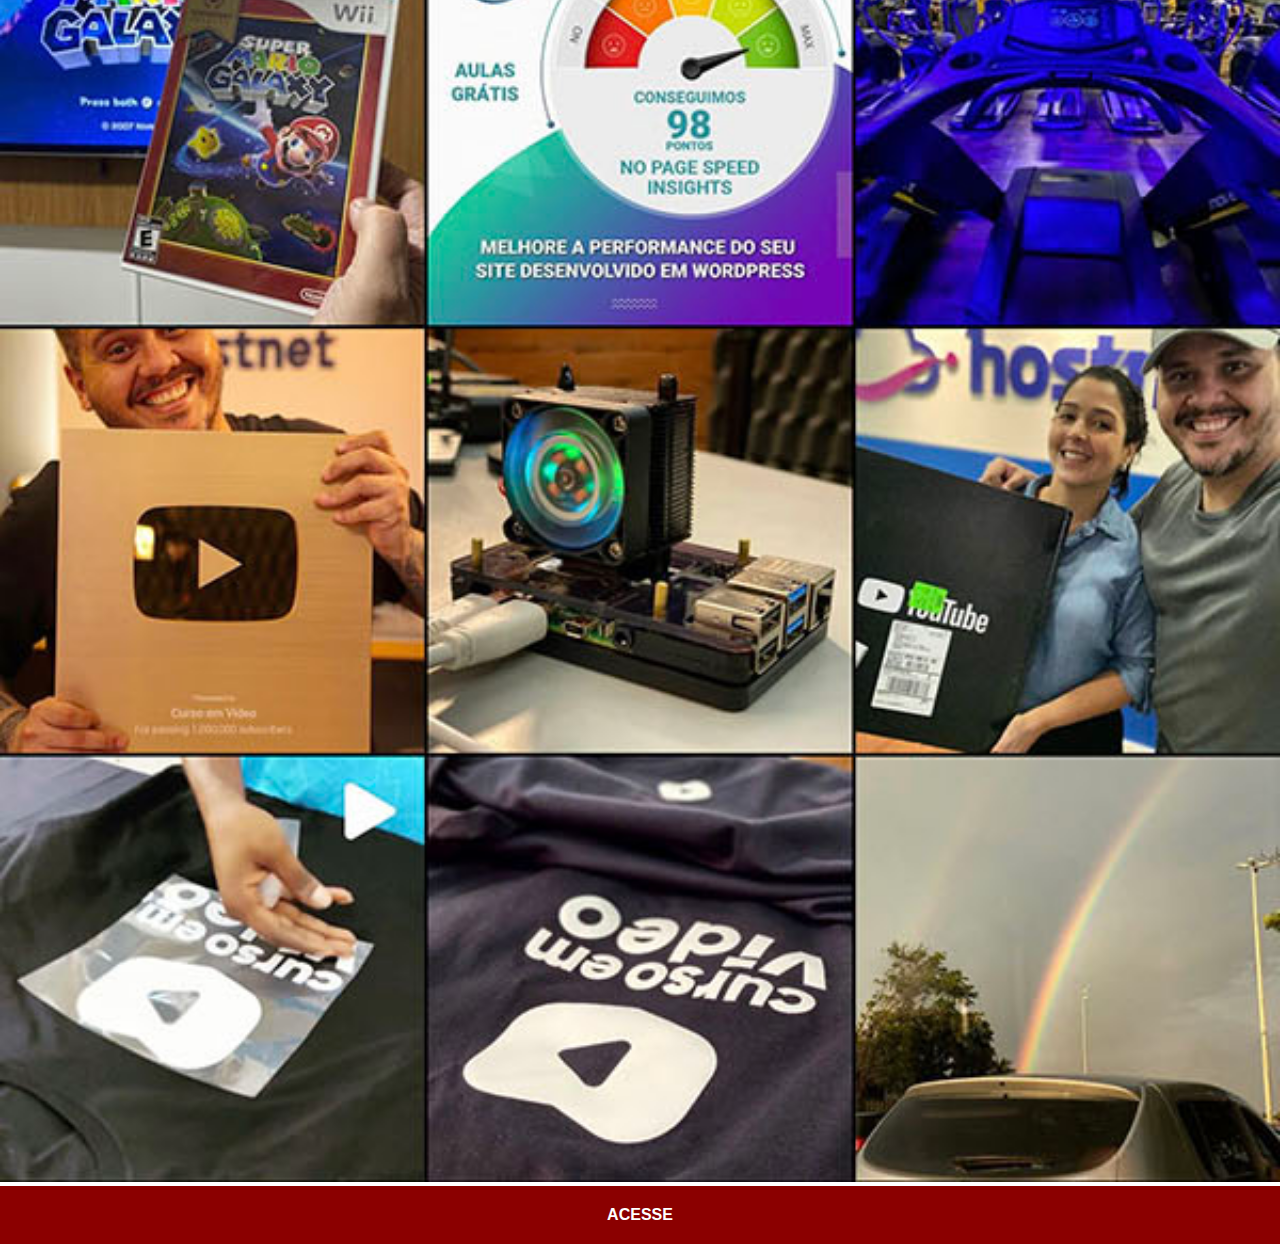
<file: instagram.html>
<!DOCTYPE html>
<html lang="pt-BR">
<head>
    <meta charset="UTF-8">
    <meta http-equiv="X-UA-Compatible" content="IE=edge">
    <meta name="viewport" content="width=device-width, initial-scale=1.0">
    <title>Instagram</title>
    <link rel="stylesheet" href="./style/social.css">
</head>
<body>
    <img src="imagens/tela-instagram.jpg" alt="Instagram">
    <a href="https://www.instagram.com/marcelo_bastos1/" target="_blank">ACESSE</a>
</body>
</html>
</file>
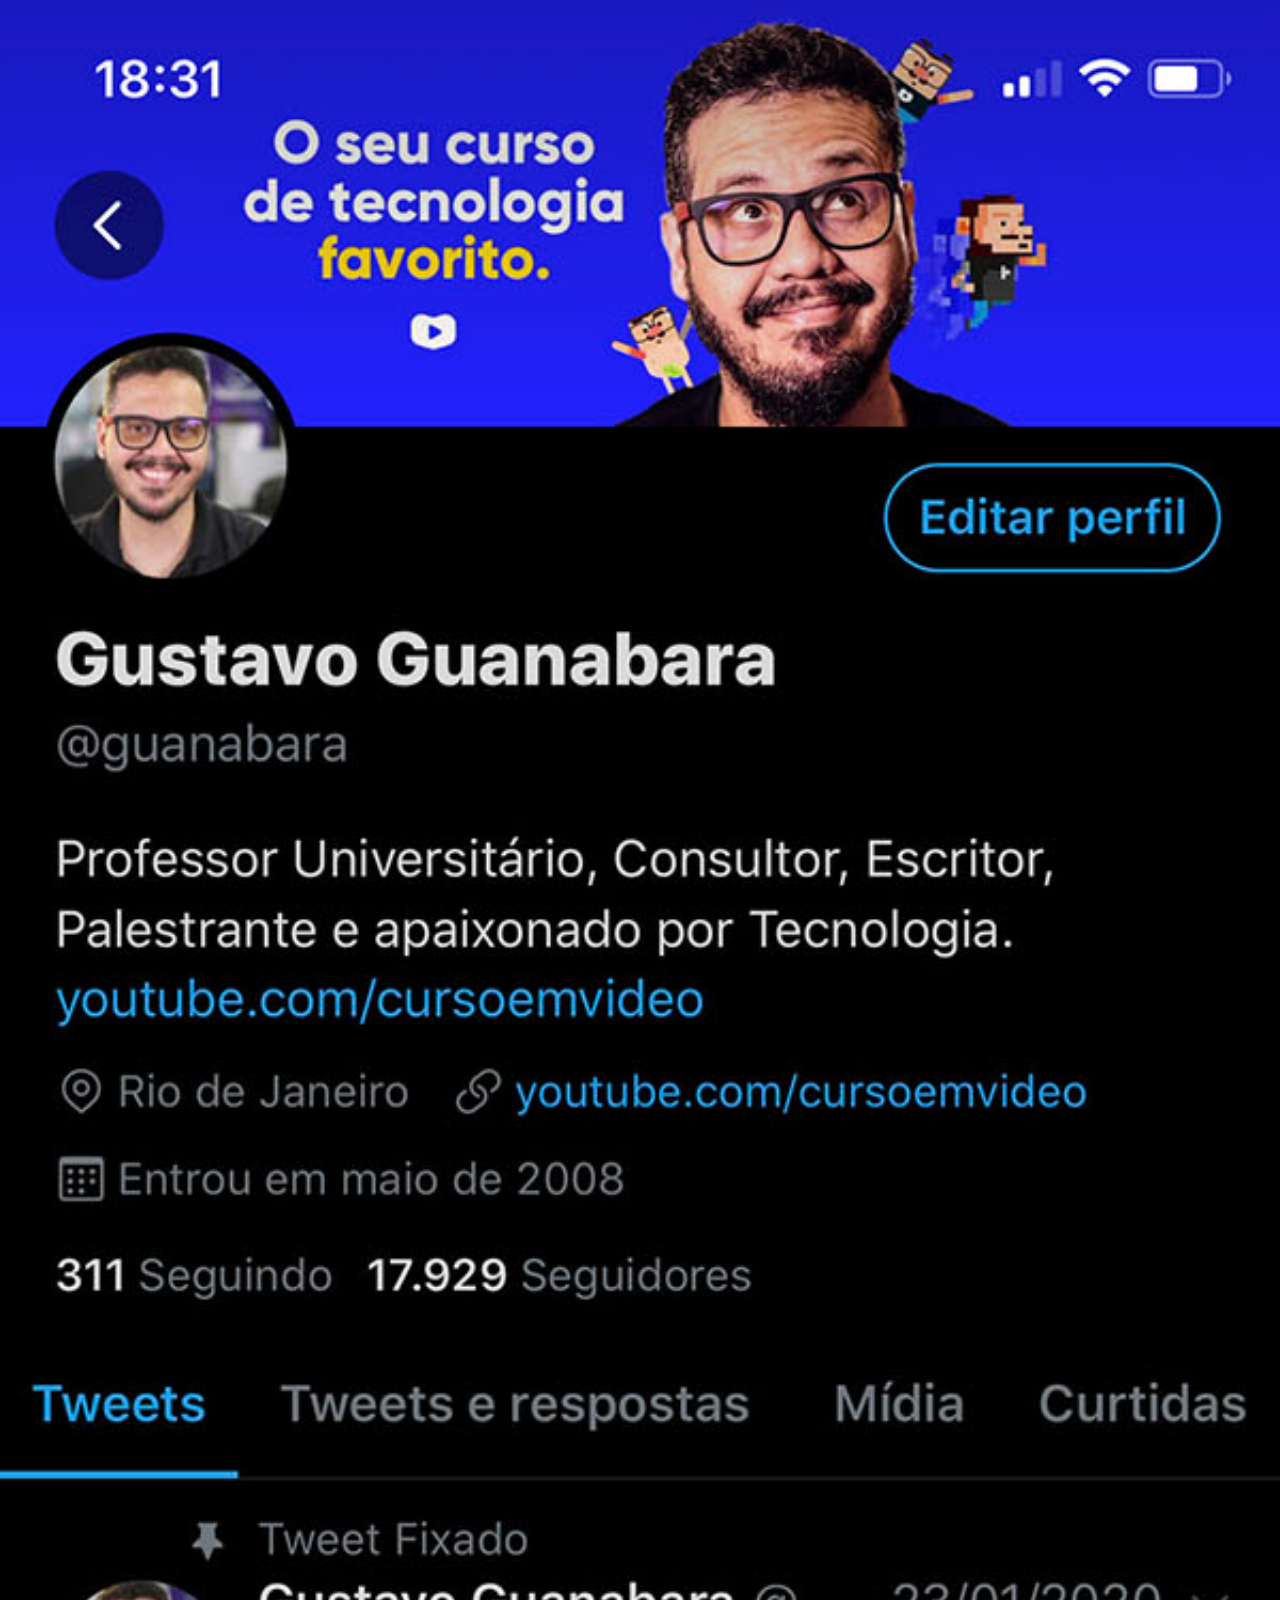
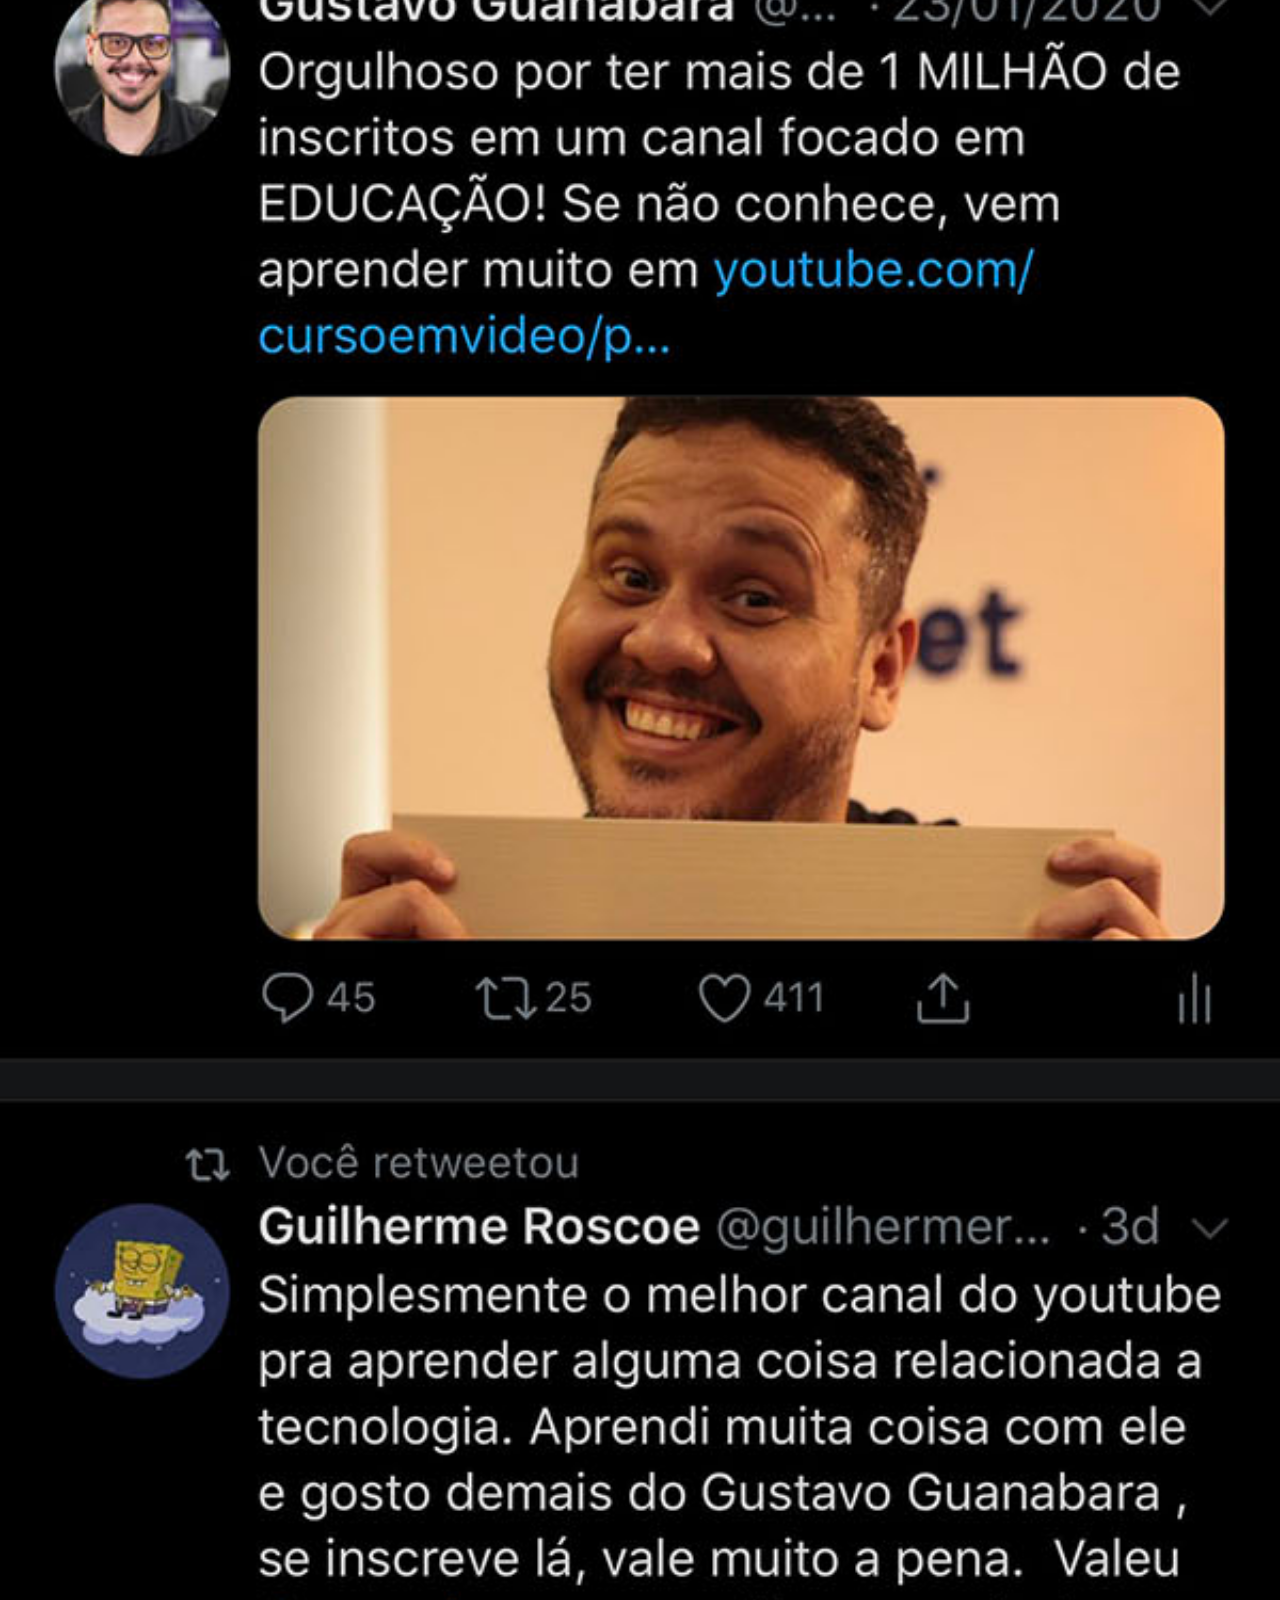
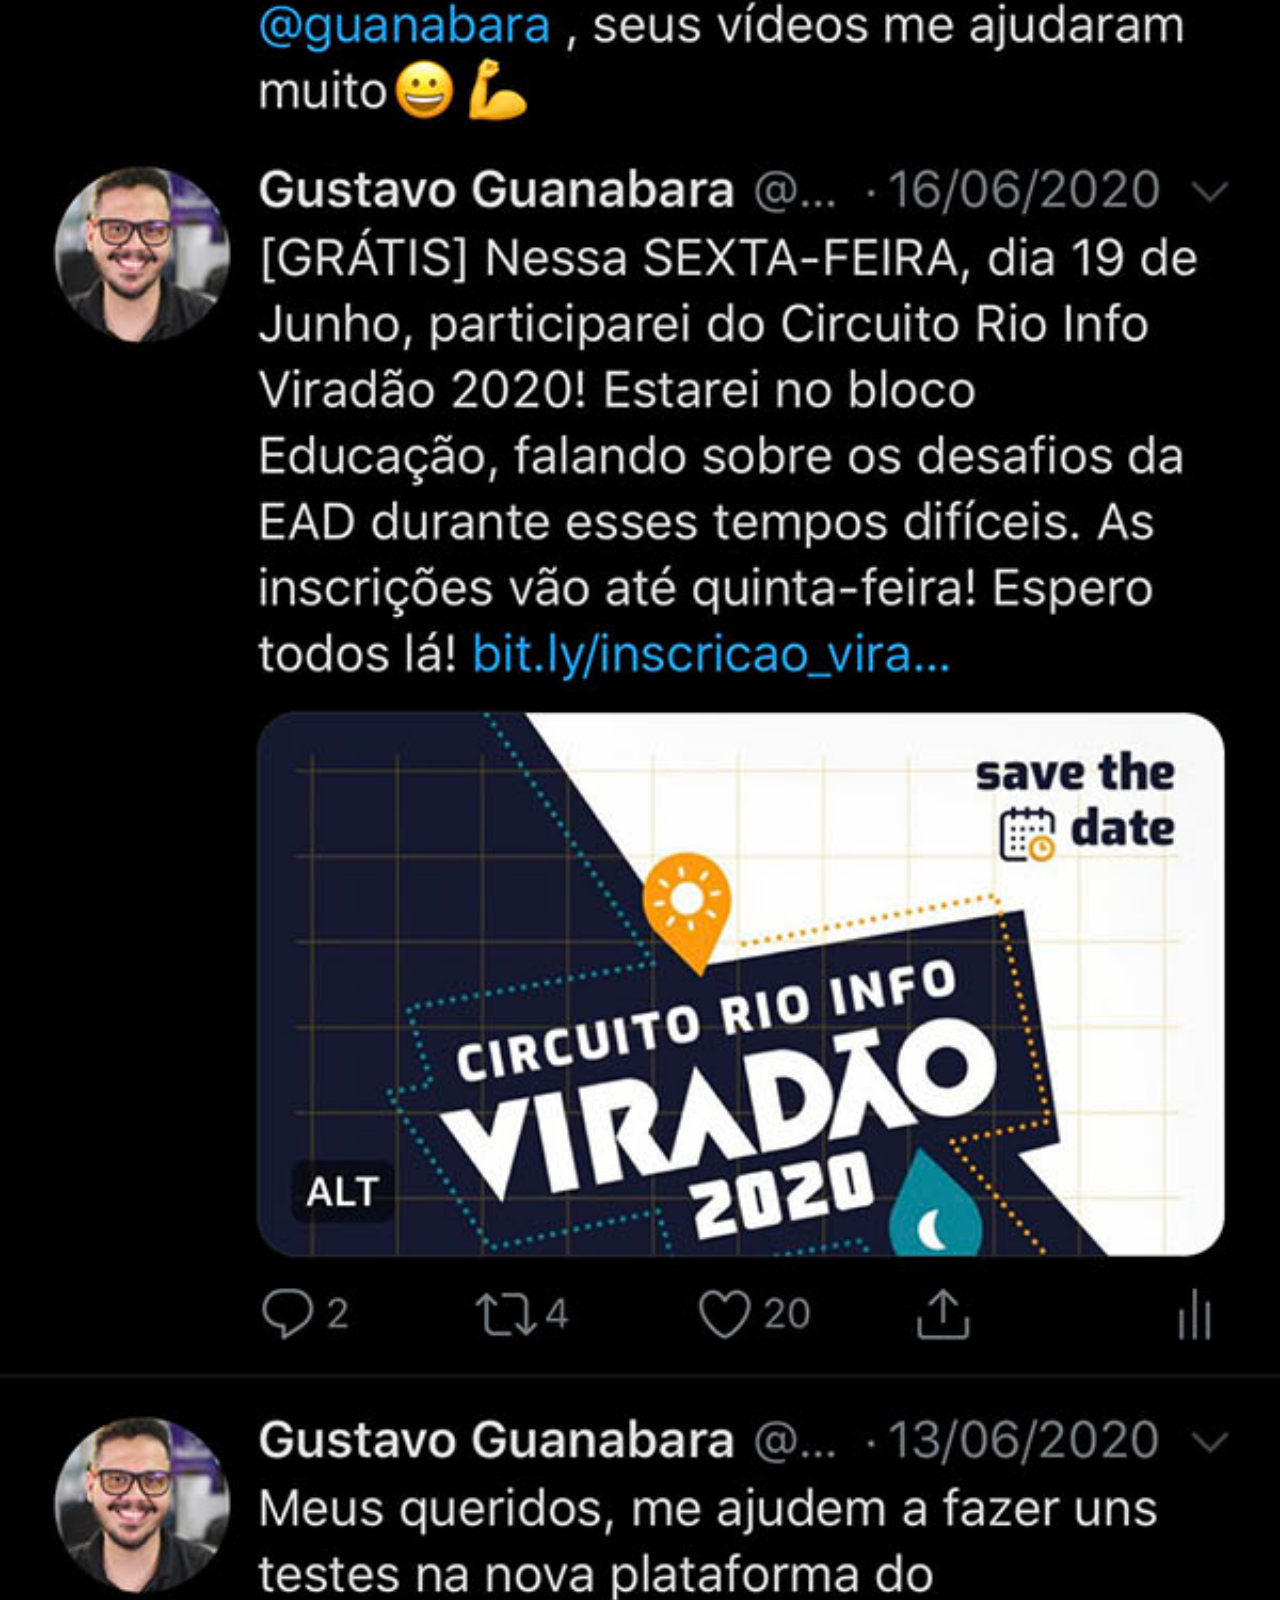
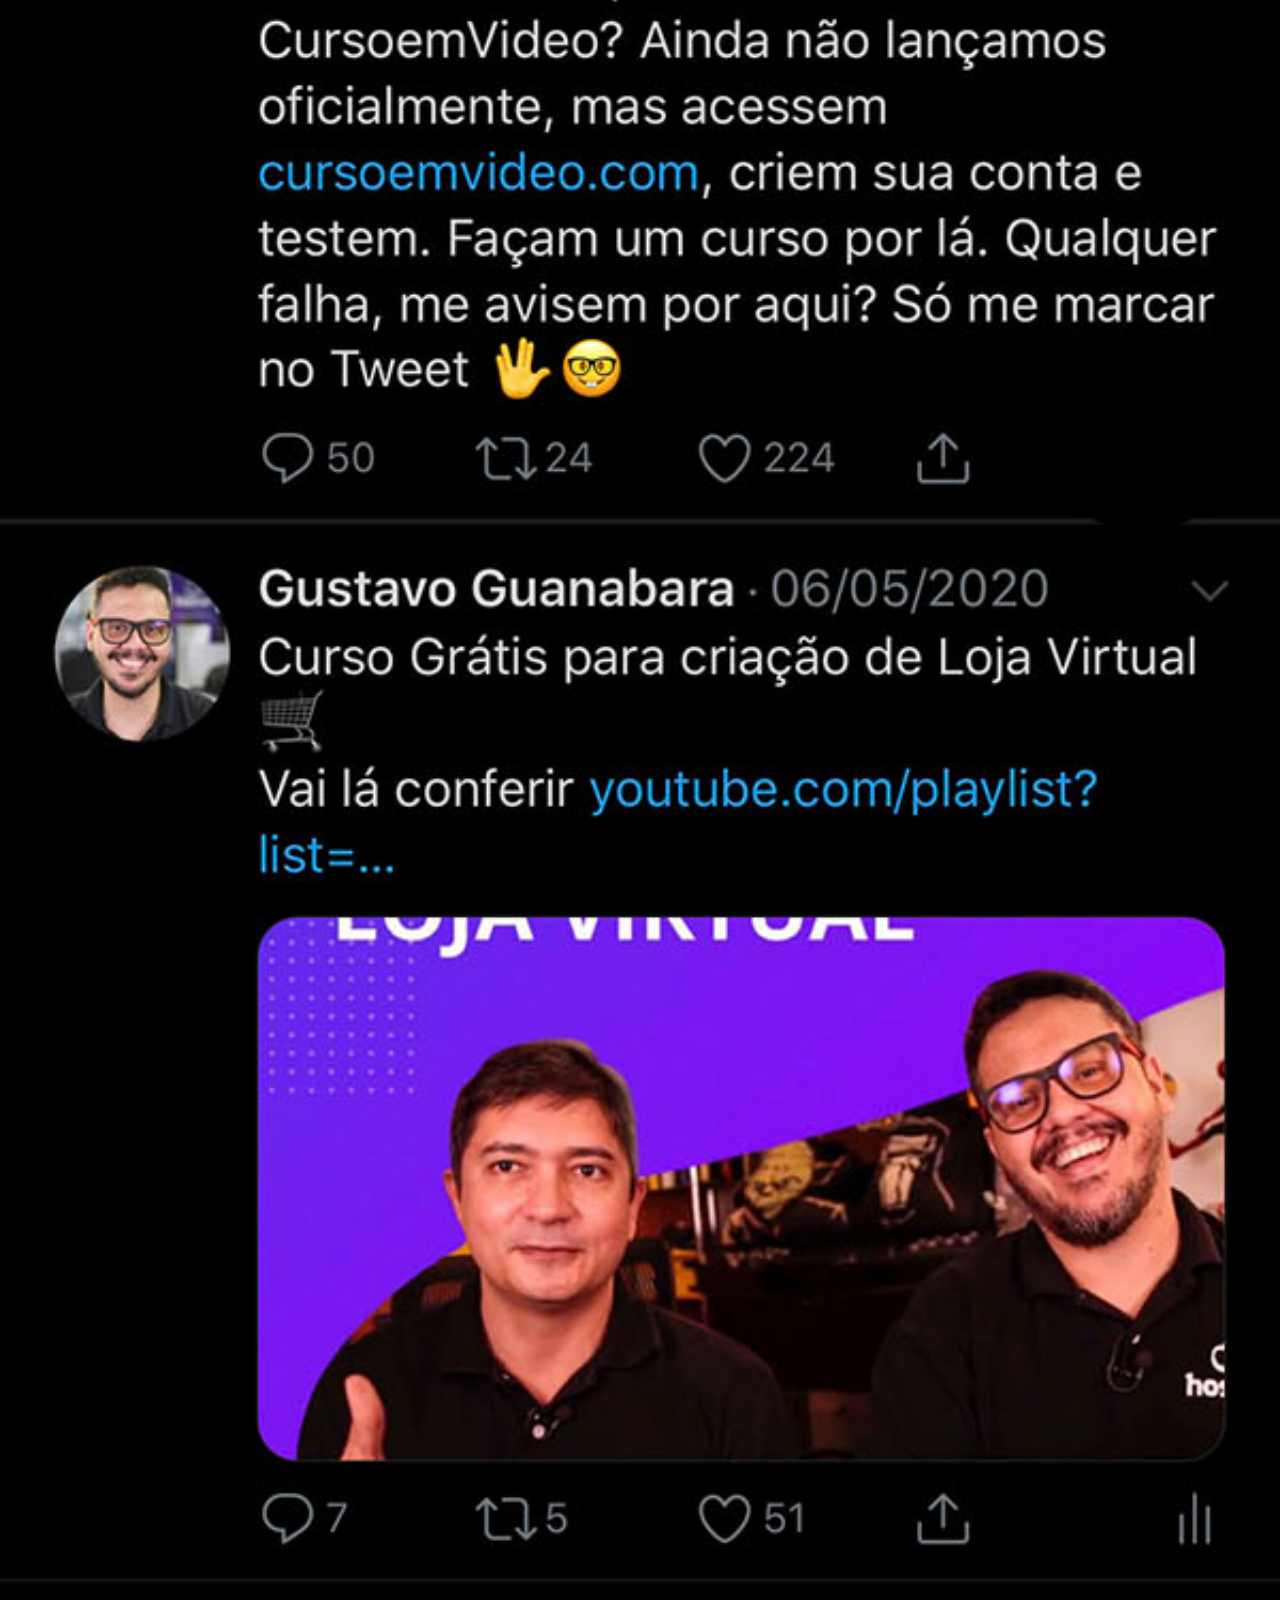
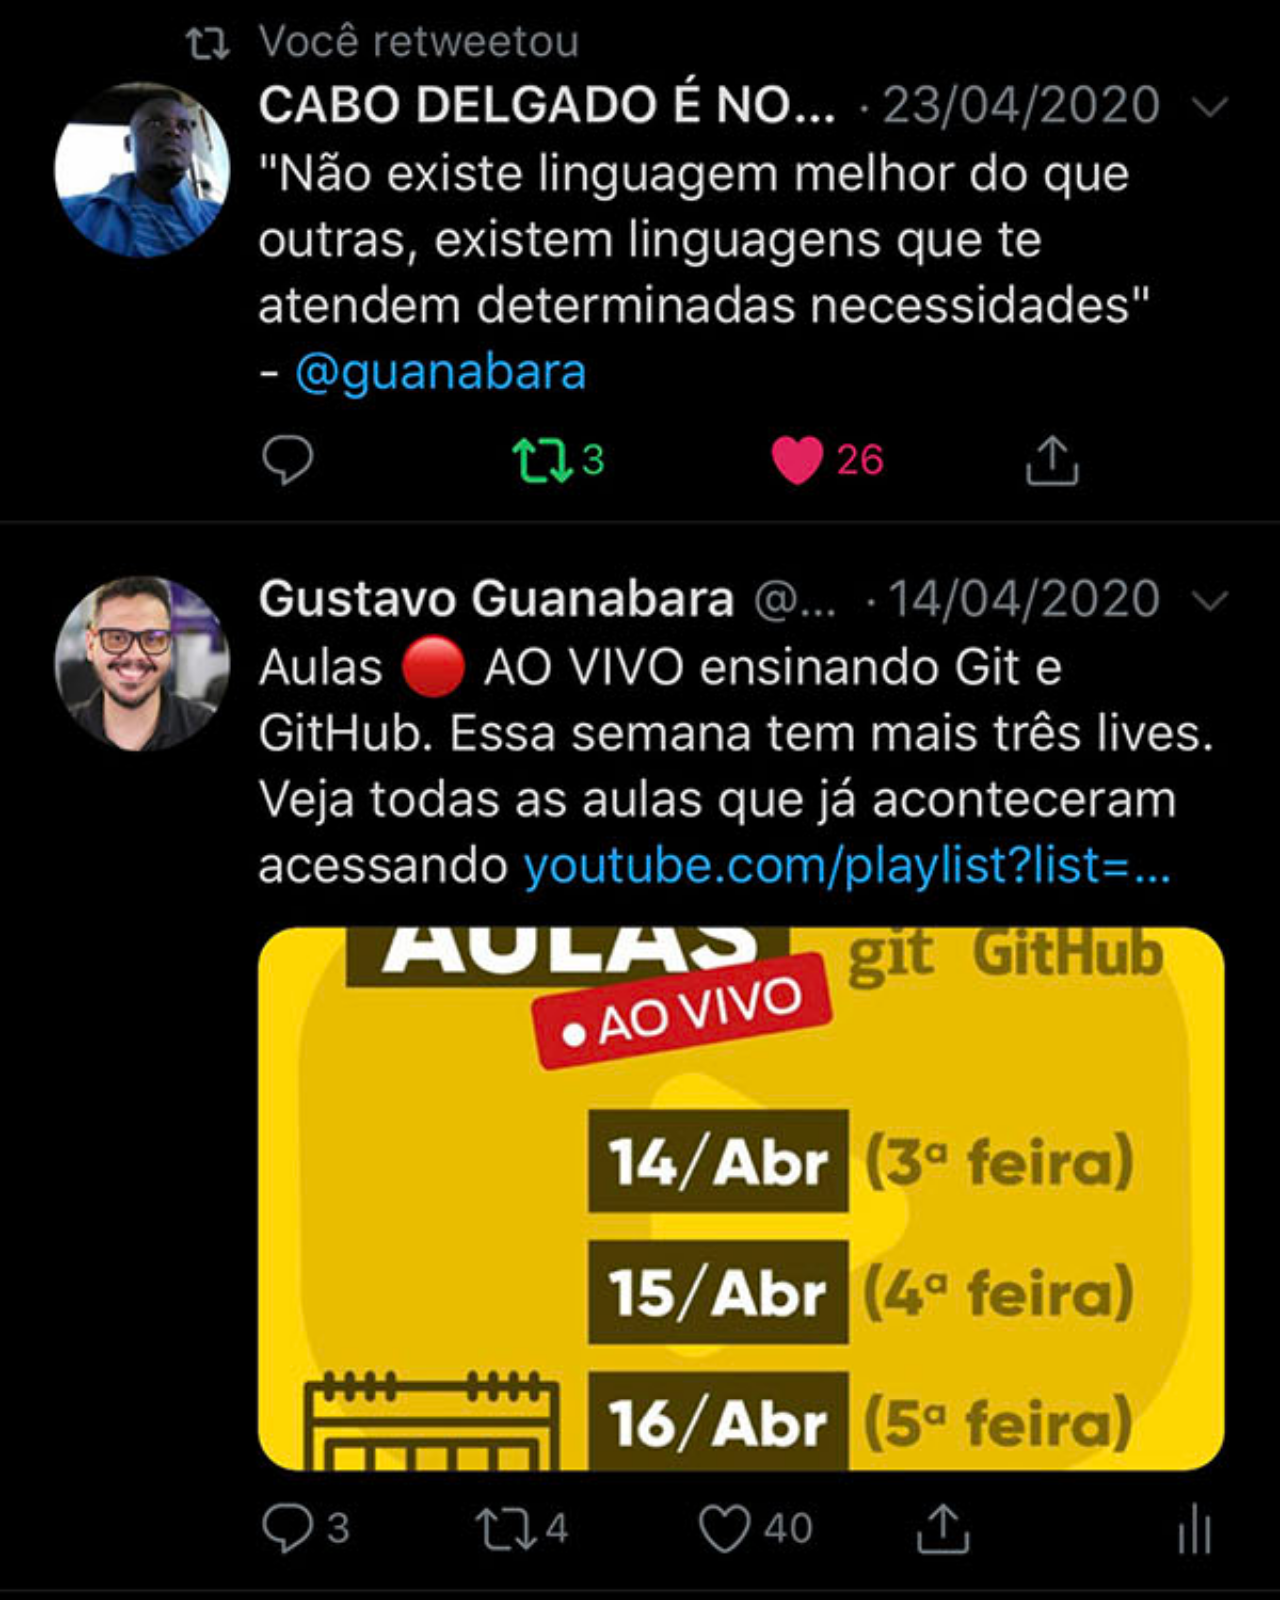
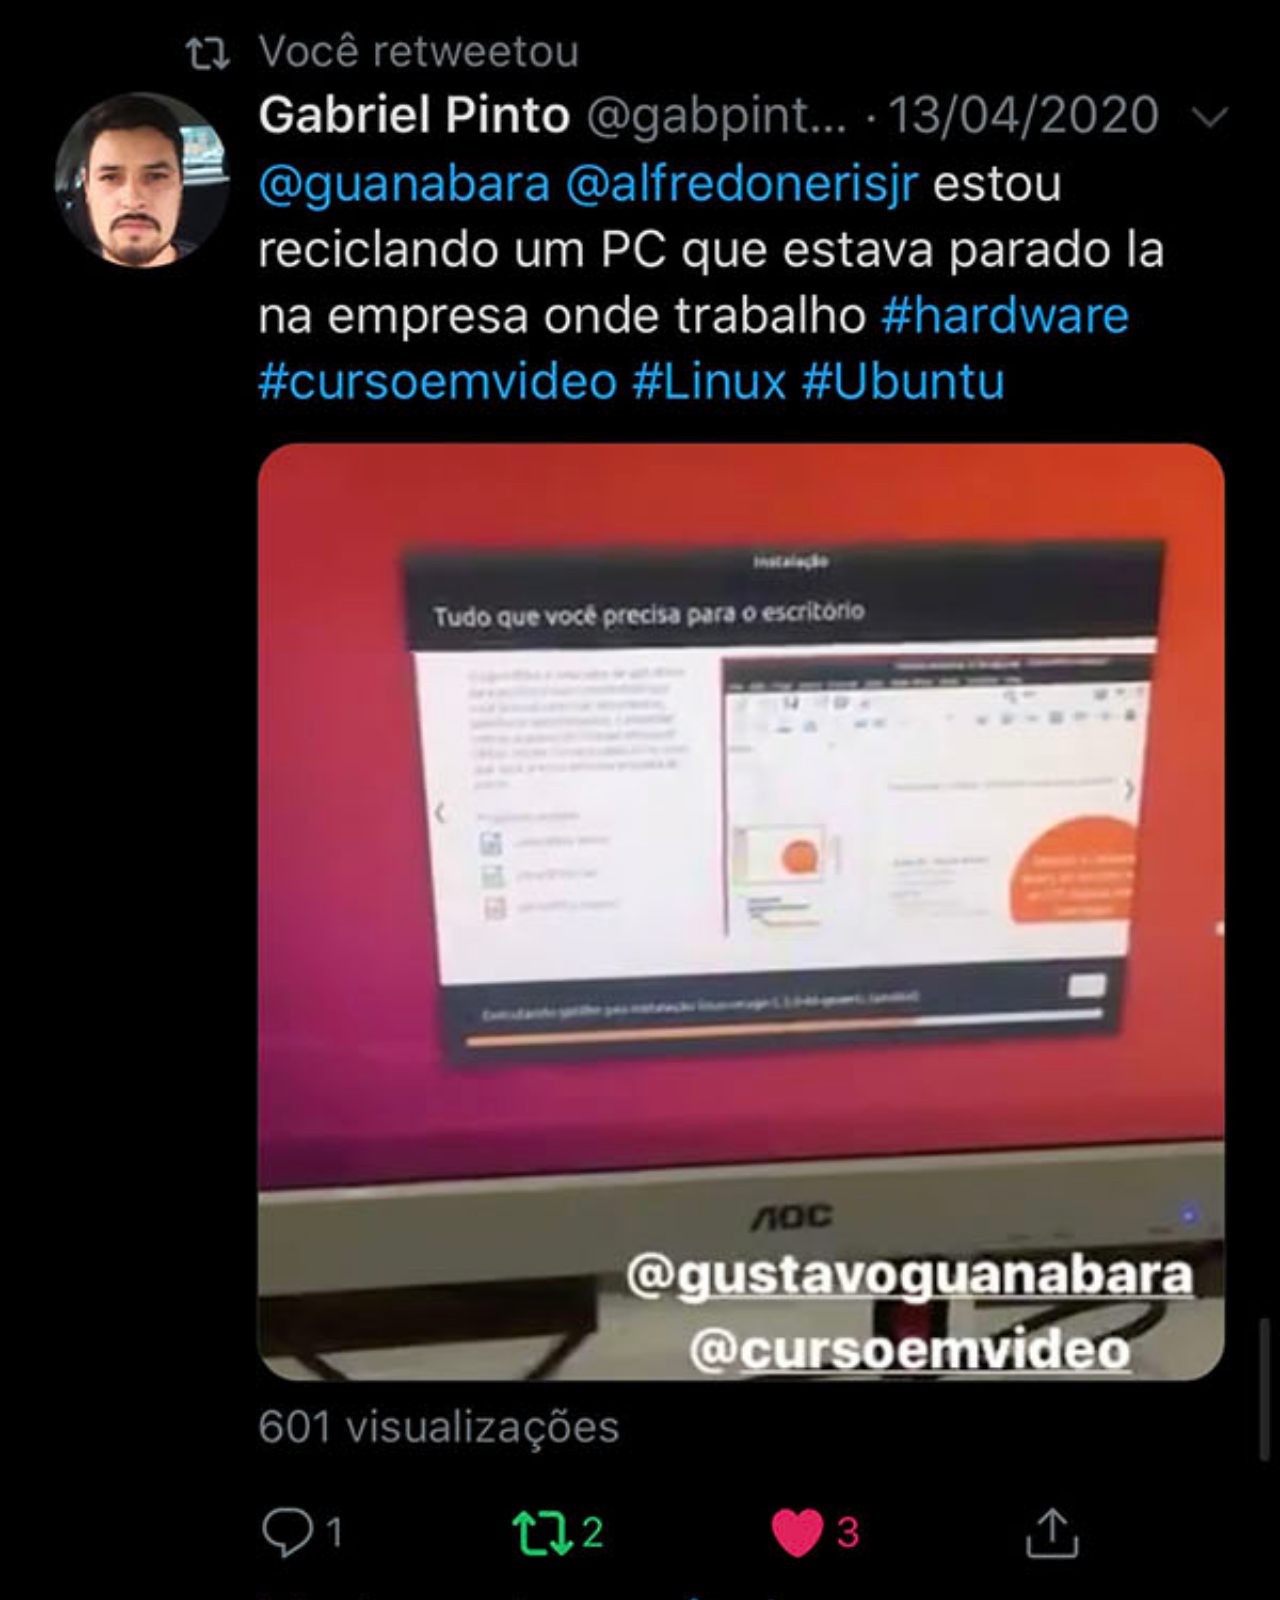
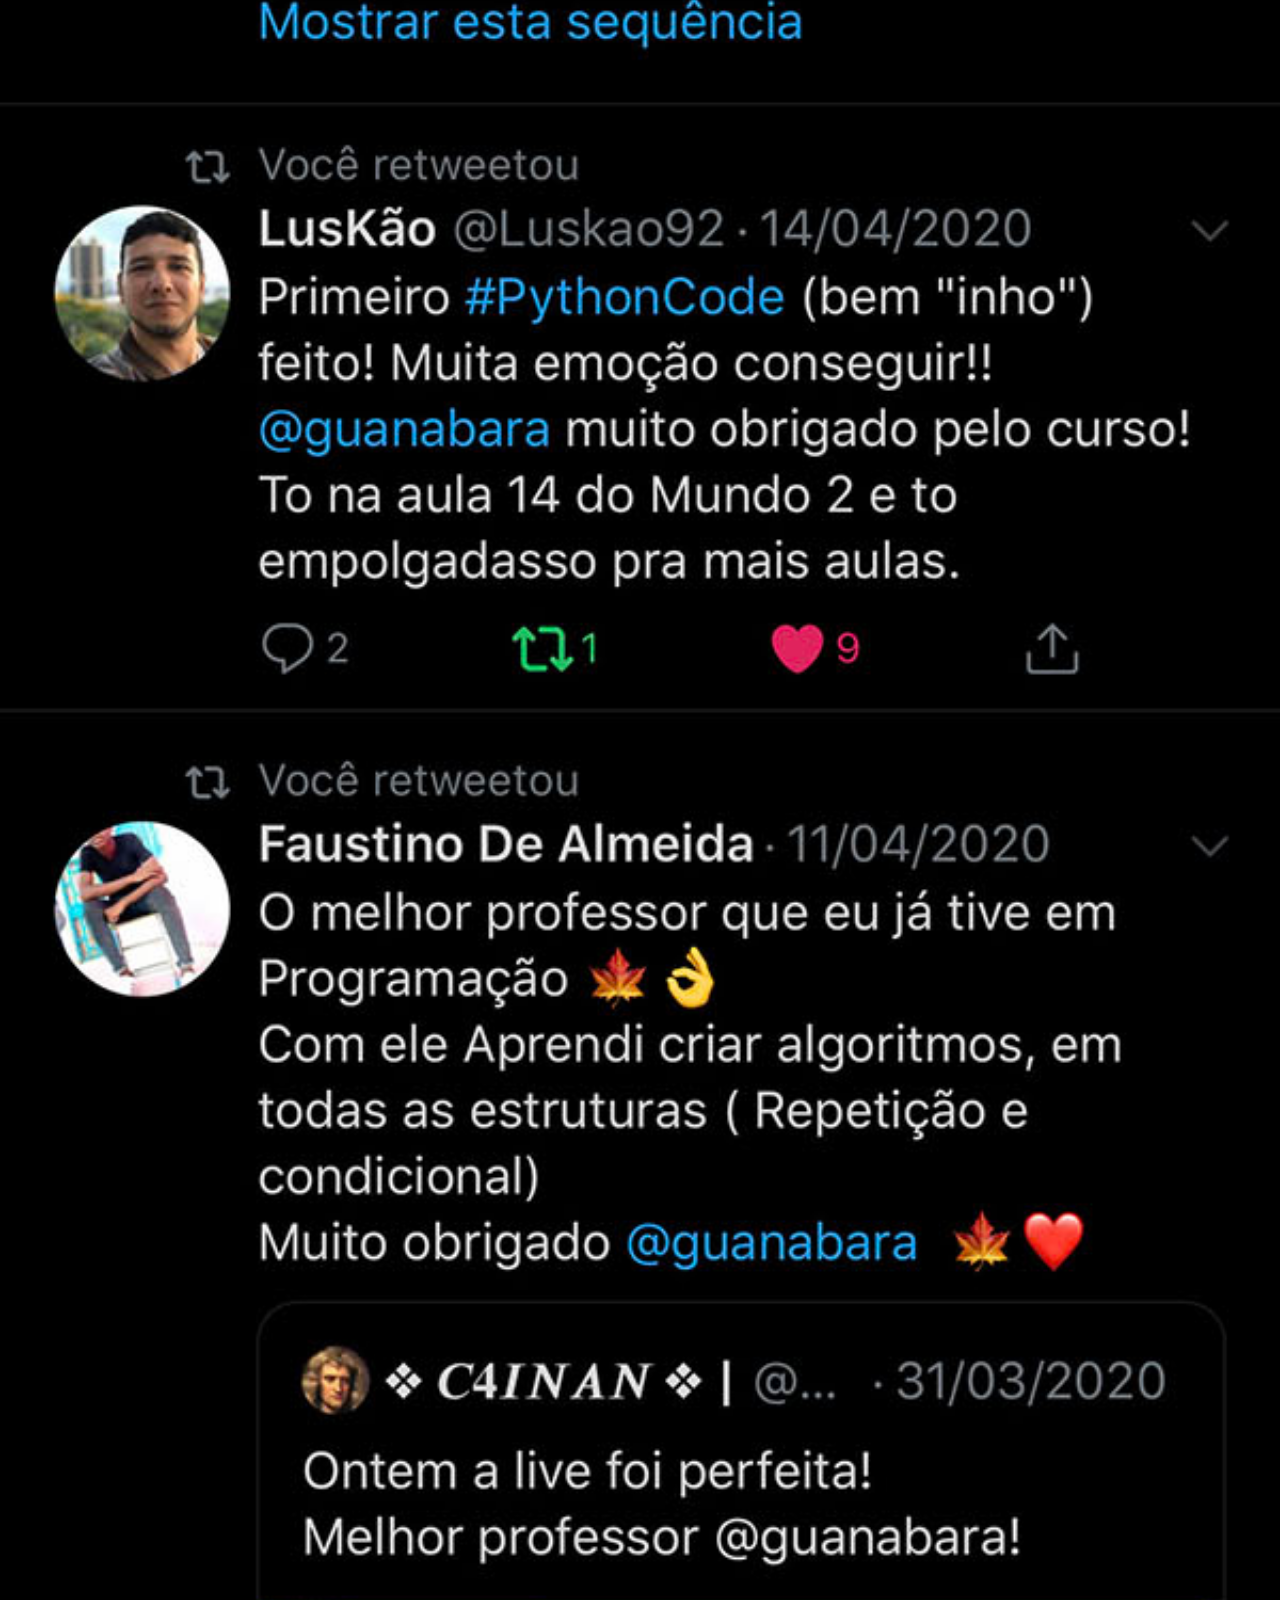
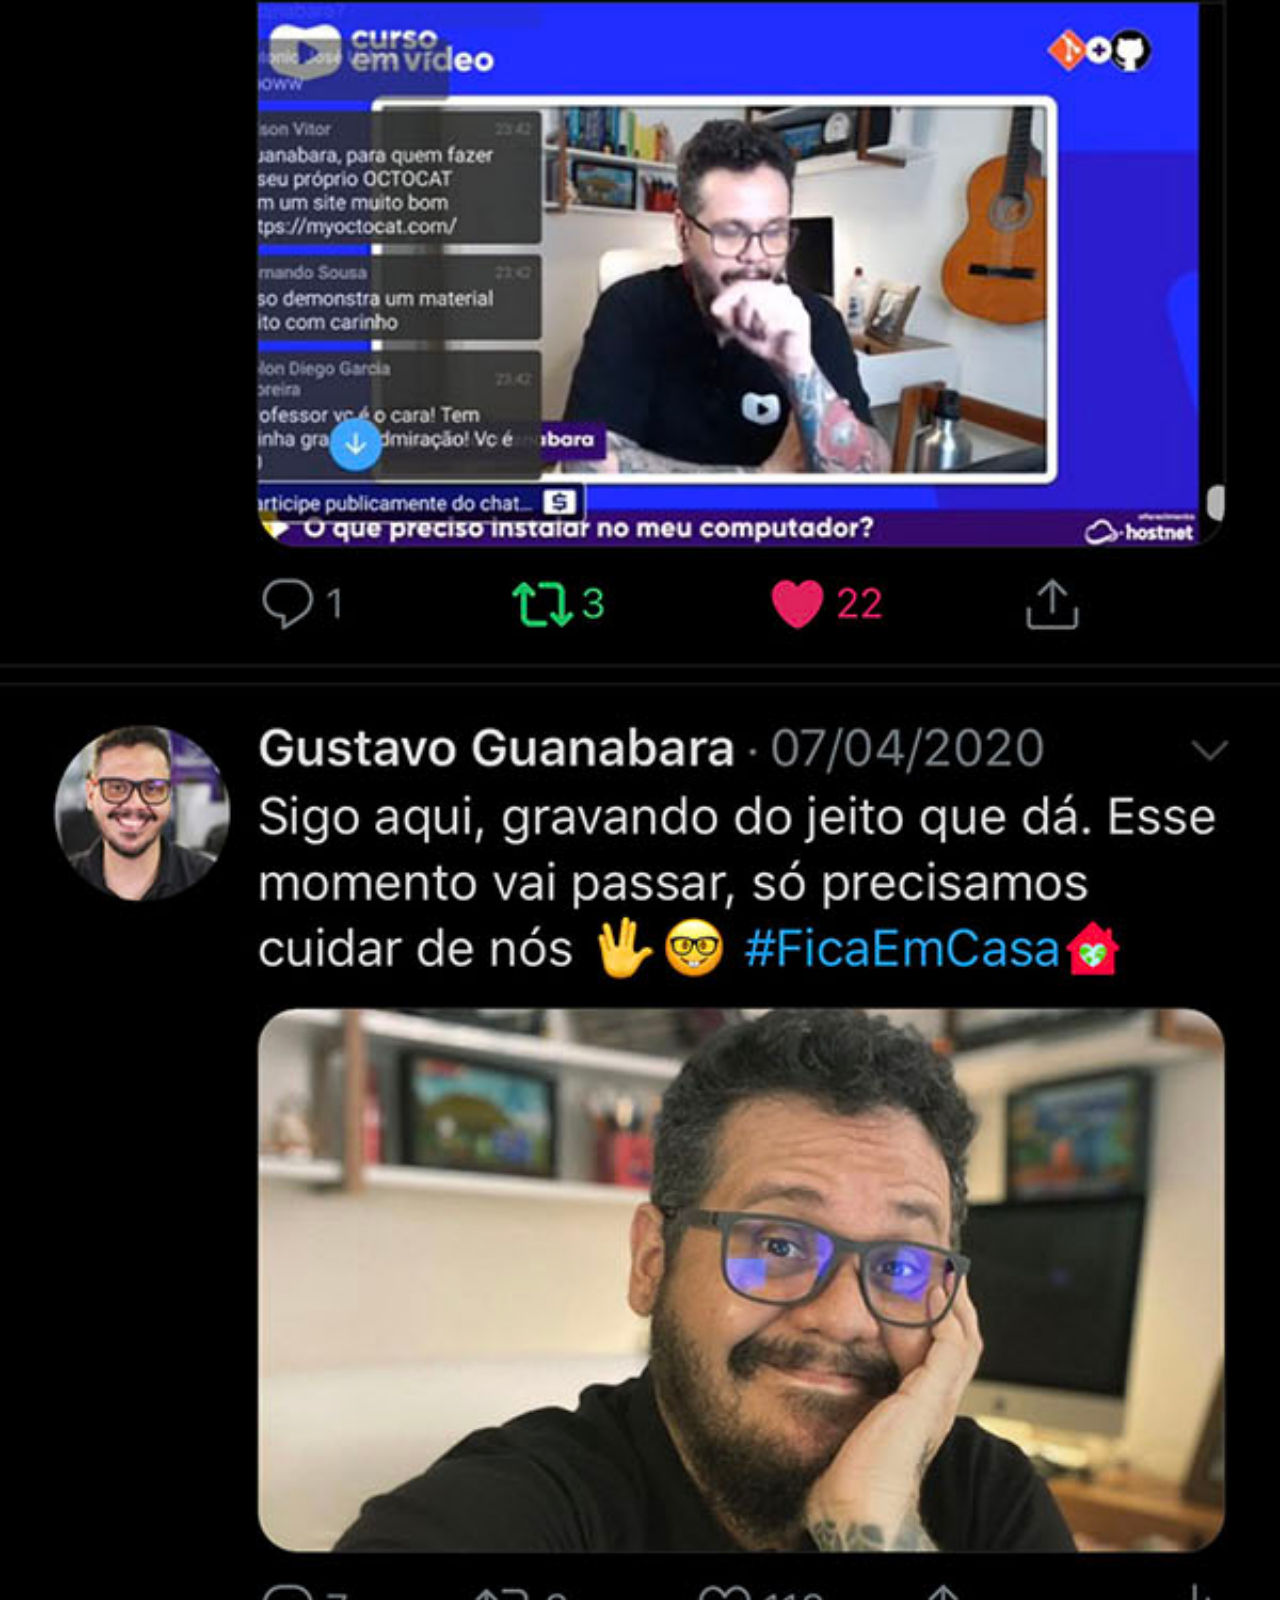
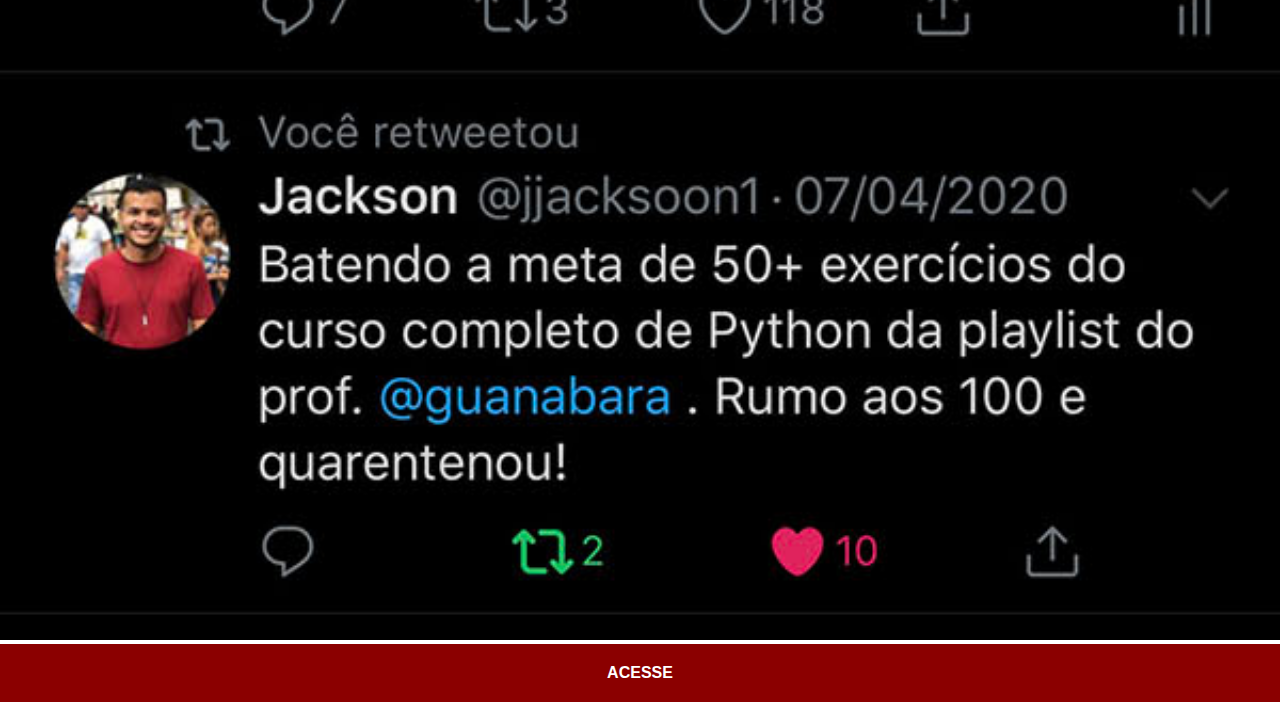
<file: twitter.html>
<!DOCTYPE html>
<html lang="pt-BR">
<head>
    <meta charset="UTF-8">
    <meta http-equiv="X-UA-Compatible" content="IE=edge">
    <meta name="viewport" content="width=device-width, initial-scale=1.0">
    <title>Twitter</title>
    <link rel="stylesheet" href="./style/social.css">
</head>
<body>
    <img src="imagens/tela-twitter.jpg" alt="Twitter">
    <a href="https://twitter.com/Marcelo17844057" target="_blank">ACESSE</a>
</body>
</html>
</file>
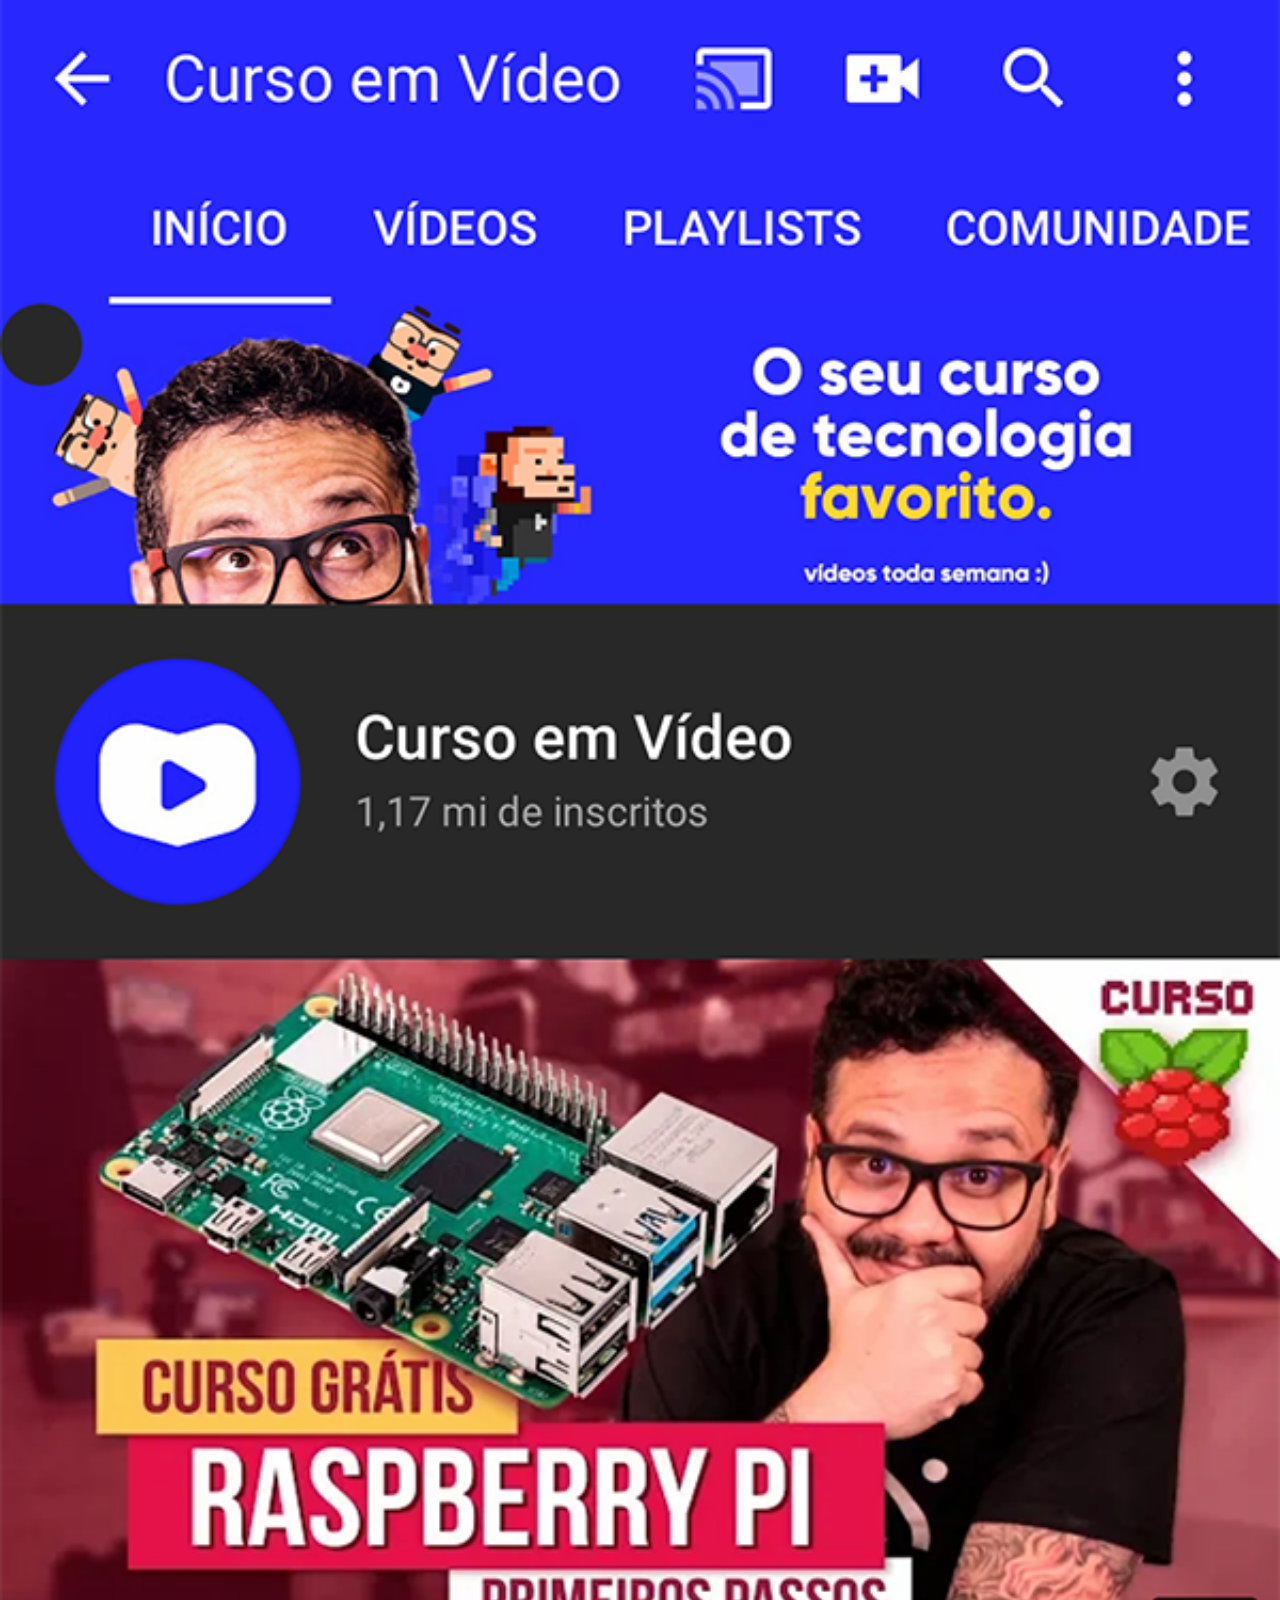
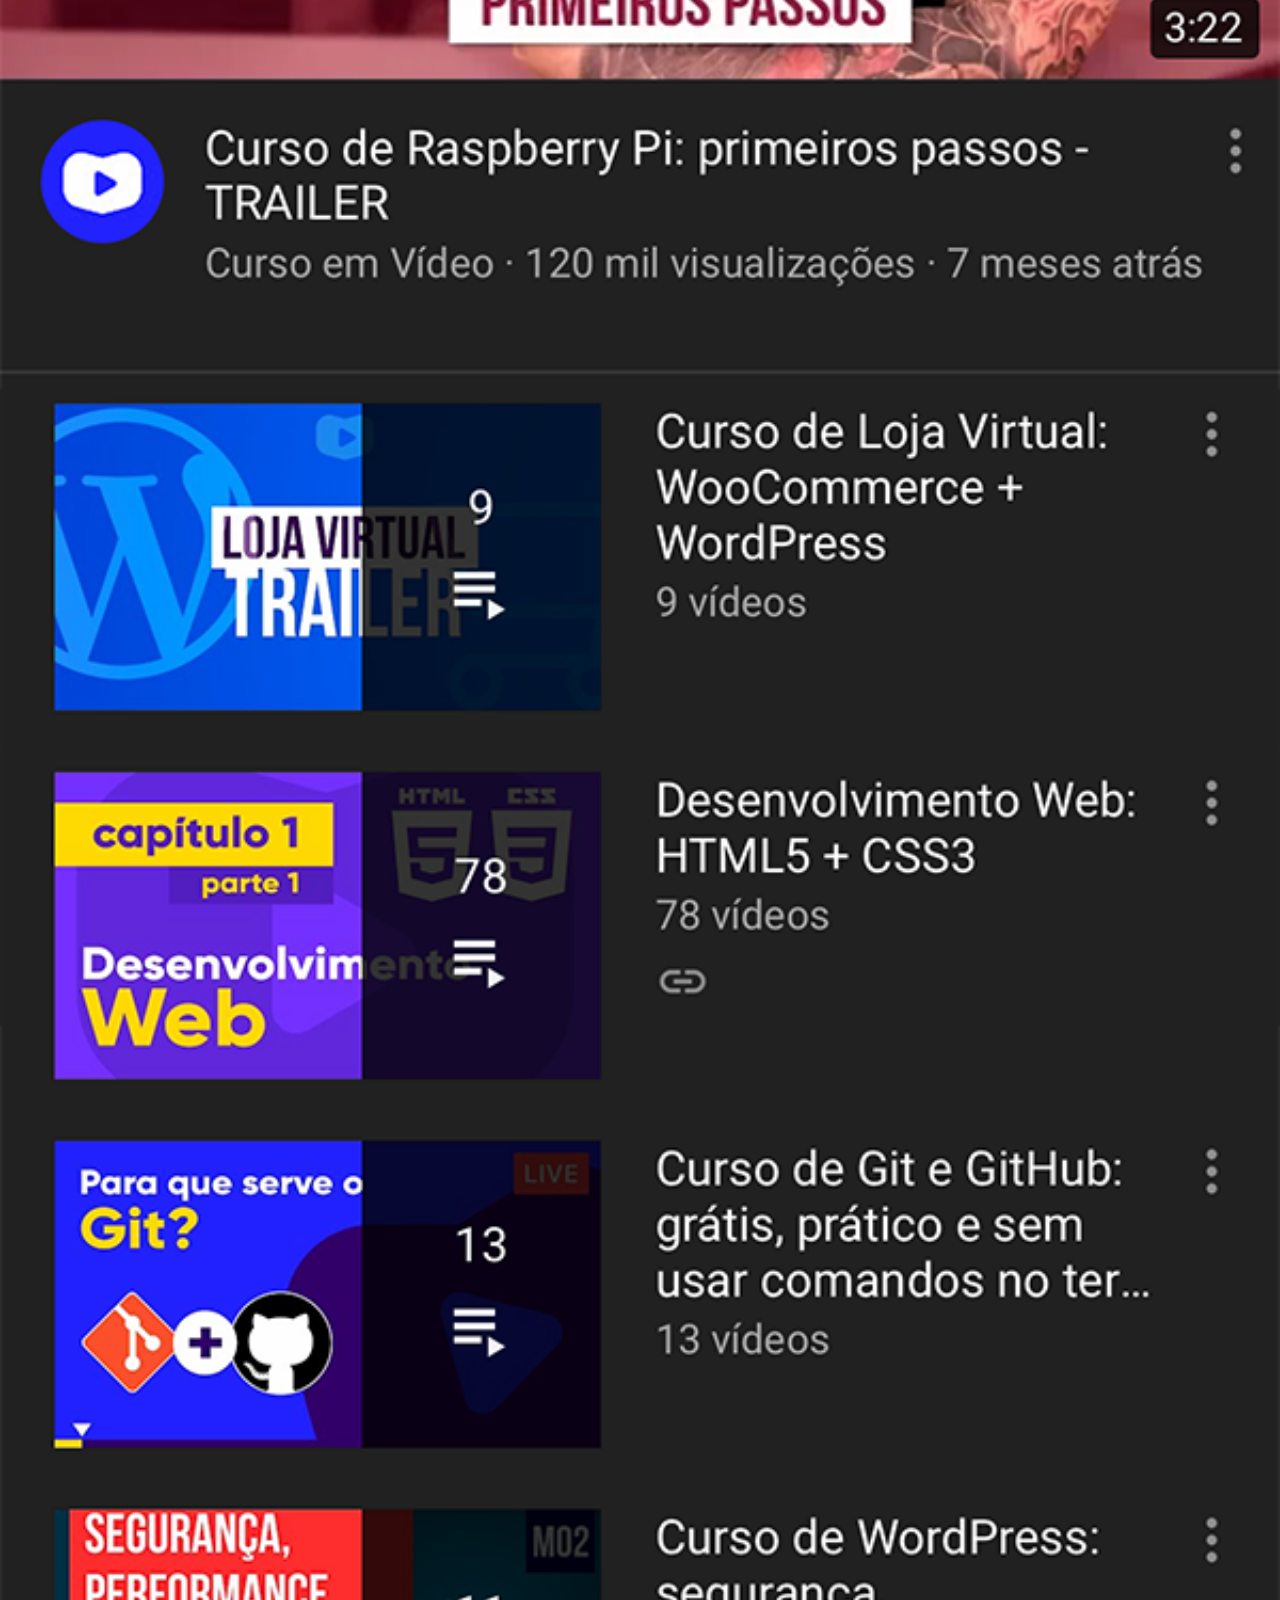
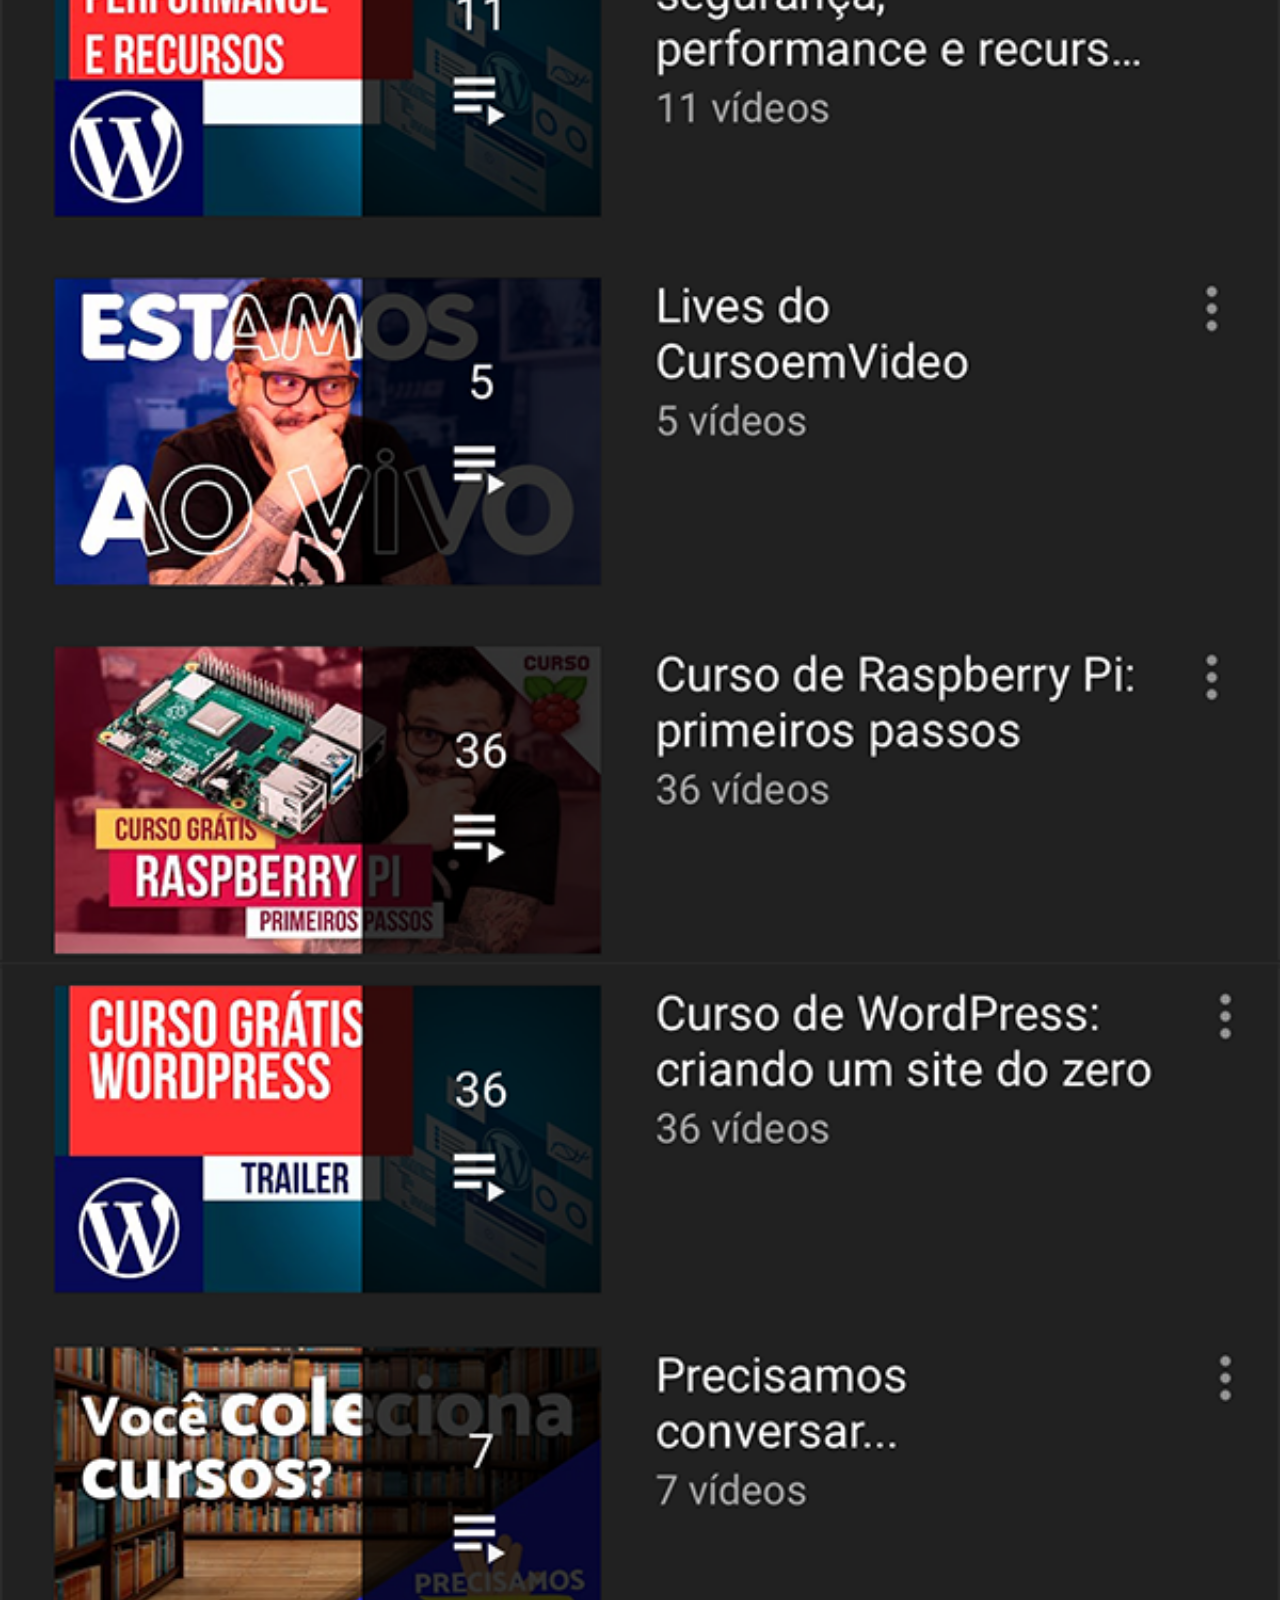
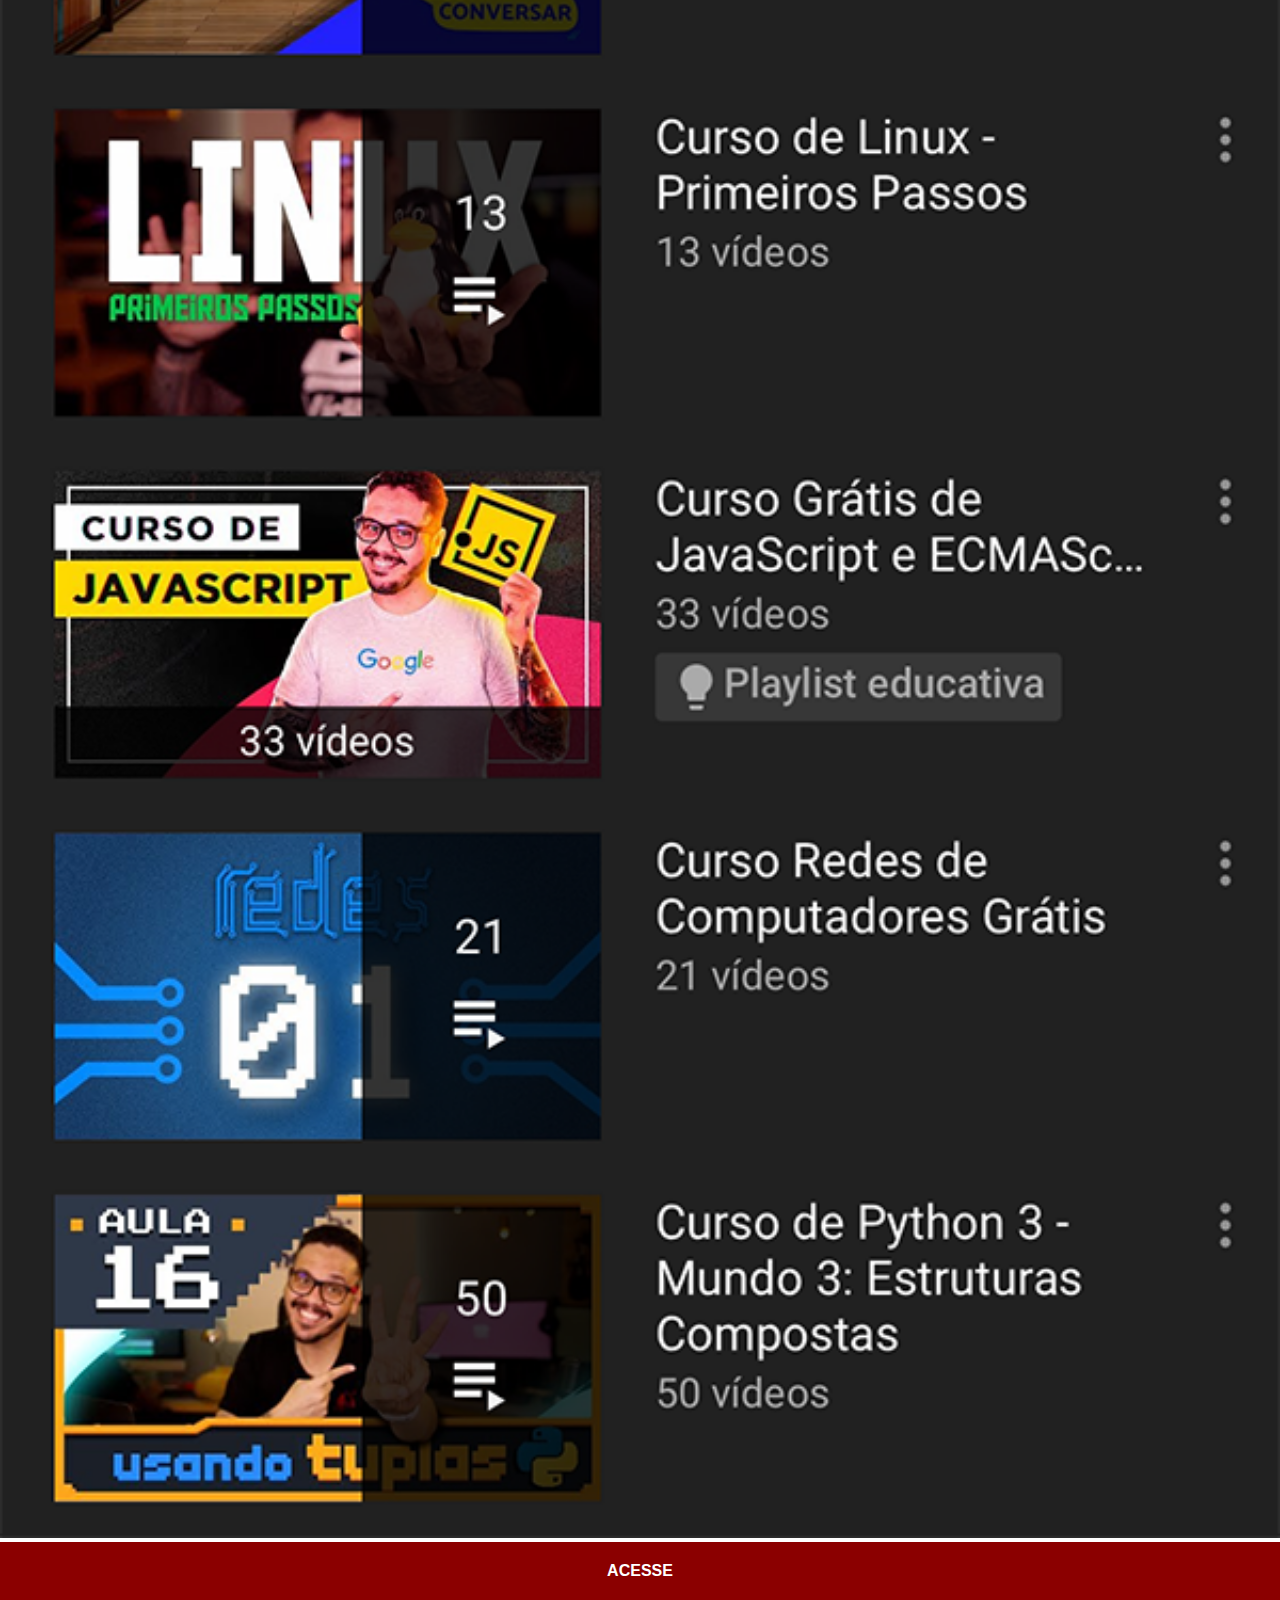
<file: youtube.html>
<!DOCTYPE html>
<html lang="pt-BR">
<head>
    <meta charset="UTF-8">
    <meta http-equiv="X-UA-Compatible" content="IE=edge">
    <meta name="viewport" content="width=device-width, initial-scale=1.0">
    <title>YouTube</title>
    <link rel="stylesheet" href="./style/social.css">
</head>
<body>
    <img src="imagens/tela-youtube.png" alt="YouTube">
    <a href="https://www.youtube.com/@CursoemVideo" target="_blank">ACESSE</a>
</body>
</html>
</file>
<file: style/style.css>
@charset "UTF-8";

* {
    margin: 0px;
    padding: 0px;
    font-family: Arial, Helvetica, sans-serif;
}

html, body {
    height: 100vh;
    width: 100vw;
}

body {
    background: url(../imagens/fundo-madeira.jpg) no-repeat top center;
    background-size: cover;
    background-attachment: fixed;
}

main {
    position: relative;
    height: 100vh;
}

section#telefone {
    position: absolute;
    top: 50%;
    left: 50%;
    transform: translate(-50%, -50%);
    height: 627px;
    width: 311px;
    background: url(../imagens/frame-iphone.png) no-repeat;
}

iframe#tela {
    position: relative;
    top: 80px;
    left: 22px;
    width: 267px;
    height: 471px;
}

section#redes-sociais {
    text-align: right;
}

section#redes-sociais img {
    width: 50px;
    margin: 10px;
    border-radius: 50%;
    box-shadow: 2px 2px 5px rgba(0, 0, 0, 0.403);
    box-sizing: border-box;
}

section#redes-sociais img:hover {
    border: 2px solid rgba(255, 255, 255, 0.581);
    transform: translate(-3px, -3px);
    box-shadow: 5px 5px 10px rgba(0, 0, 0, 0.6);
    transition: transform 0.3s, border 0.5s;
}
</file>
<file: style/social.css>
@charset "UTF-8";

* { 
    margin: 0px;
    padding: 0px;
    font-family: Arial, Helvetica, sans-serif;
}

::-webkit-scrollbar{
    width: 0px;
    height: 0px;
}

img {
    width: 100vw;
}

a {
    display: block;
    background-color: darkred;
    color: white;
    padding: 20px;
    text-align: center;
    font-weight: bolder;
    text-decoration: none;
}

a:hover {
    background-color: red;
}
</file>
